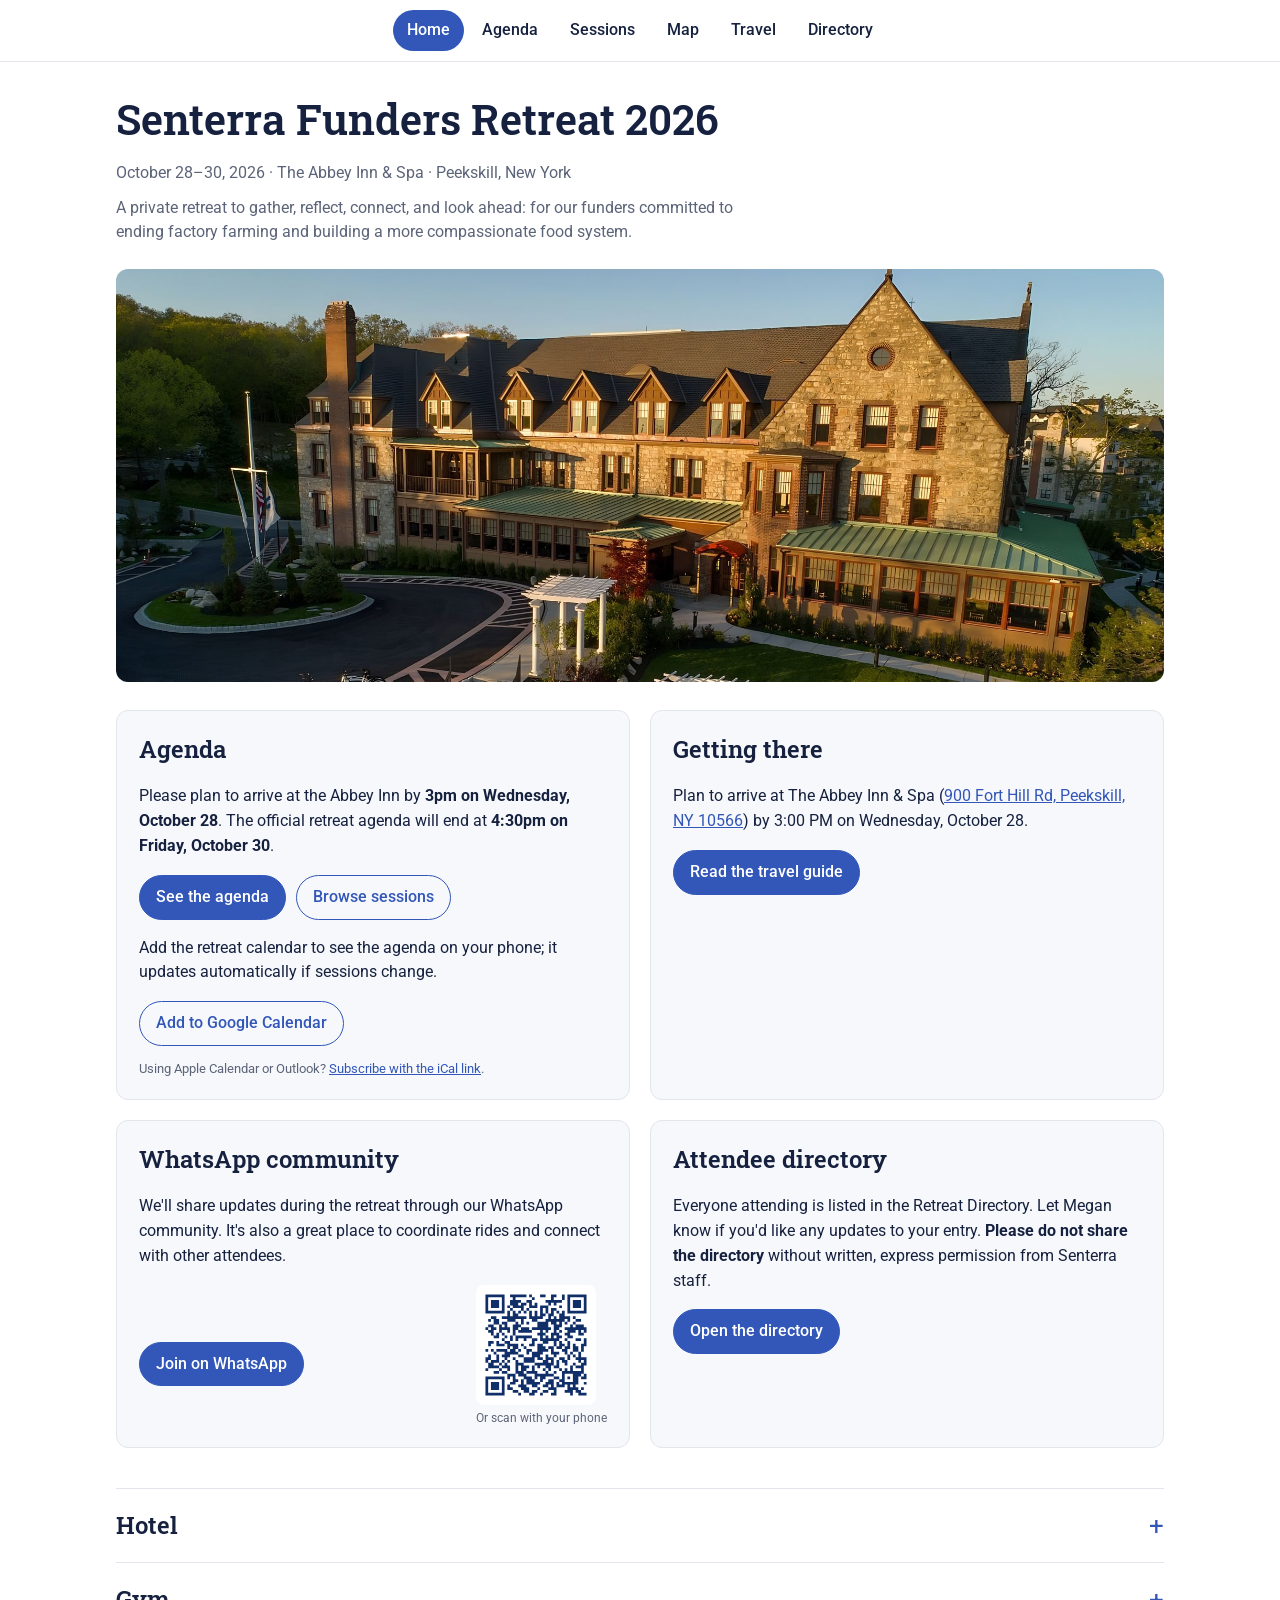
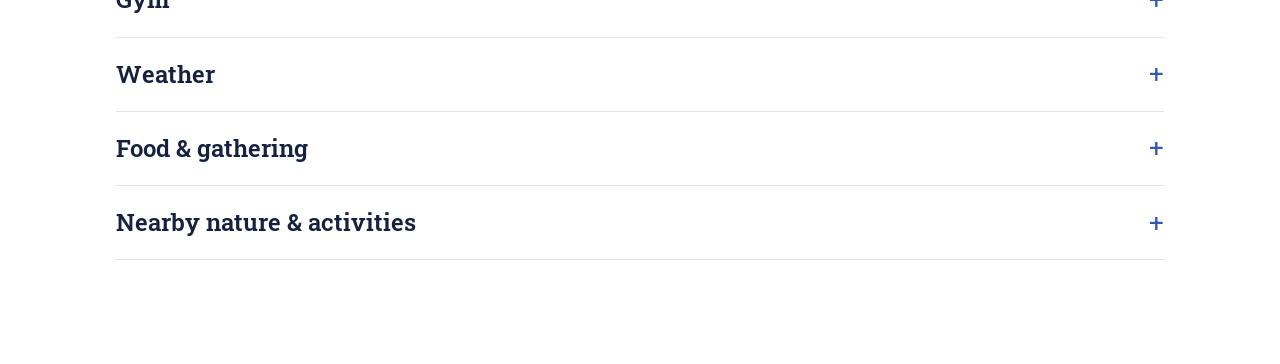
<file: index.html>
<!doctype html>
<html lang="en">
<head>
<meta charset="utf-8">
<meta name="viewport" content="width=device-width, initial-scale=1">
<title>Senterra Retreat 2026</title>
<link rel="preconnect" href="https://fonts.googleapis.com">
<link rel="stylesheet" href="https://fonts.googleapis.com/css2?family=Roboto:wght@400;500;700&family=Roboto+Slab:wght@500;600&display=swap">
<link rel="stylesheet" href="style.css?v=eb498cc4">
<script>if (/[?&]embed=1/.test(location.search)) document.documentElement.classList.add('embed');</script>
</head>
<body>
<nav class="site-nav" aria-label="Retreat pages"><a href="index.html" aria-current=page>Home</a><a href="agenda.html">Agenda</a><a href="schedule.html">Sessions</a><a href="map.html">Map</a><a href="travel.html">Travel</a><a href="https://docs.google.com/document/d/1ehSNhj6IiJPDJnCOW3jCg2T_M_ziEaqAg6VS68X19io/edit" target="_blank" rel="noopener">Directory</a></nav>
<main>
<header class="page-head">

<h1>Senterra Funders Retreat 2026</h1>
<p class="lede">October 28&ndash;30, 2026 &middot; The Abbey Inn &amp; Spa &middot; Peekskill, New York</p>
<p class="lede">A private retreat to gather, reflect, connect, and look ahead: for our funders committed to ending
factory farming and building a more compassionate food system.</p>
</header>
<img class="hero" src="img/abbey.jpg" alt="The Abbey Inn &amp; Spa, Peekskill">

<section class="home-grid">
<article class="home-card">
<h2>Agenda</h2>
<p>Please plan to arrive at the Abbey Inn by <strong>3pm on Wednesday, October 28</strong>.
The official retreat agenda will end at <strong>4:30pm on Friday, October 30</strong>.</p>
<p class="actions"><a class="btn" href="agenda.html">See the agenda</a><a class="btn ghost" href="schedule.html">Browse sessions</a></p>
<p>Add the retreat calendar to see the agenda on your phone; it updates automatically if sessions change.</p>
<p class="actions"><a class="btn ghost" href="https://calendar.google.com/calendar/u/0?cid=Y19lNWNkZGYzMjgzMDUzZDE0YmI0NzM0ZDViNzc0MTM0OGY5ZWQzYzhiMGI3Mzk3YjMzNjYwZjM3MDJlMDdiYjg5QGdyb3VwLmNhbGVuZGFyLmdvb2dsZS5jb20" target="_blank" rel="noopener">Add to Google Calendar</a></p>
<p class="small">Using Apple Calendar or Outlook? <a href="webcal://calendar.google.com/calendar/ical/c_e5cddf3283053d14bb4734d5b7741348f9ed3c8b0b7397b33660f3702e07bb89%40group.calendar.google.com/public/basic.ics">Subscribe with the iCal link</a>.</p>
</article>
<article class="home-card">
<h2>Getting there</h2>
<p>Plan to arrive at The Abbey Inn &amp; Spa (<a href="https://www.google.com/maps/search/?api=1&query=The+Abbey+Inn+%26+Spa+900+Fort+Hill+Rd+Peekskill+NY">900 Fort Hill Rd, Peekskill, NY 10566</a>) by 3:00 PM on Wednesday, October 28.</p>
<p class="actions"><a class="btn" href="travel.html">Read the travel guide</a></p>
</article>
<article class="home-card">
<h2>WhatsApp community</h2>
<p>We'll share updates during the retreat through our WhatsApp community. It's also a great place to coordinate
rides and connect with other attendees.</p>
<div class="with-qr">
<p class="actions"><a class="btn" href="https://chat.whatsapp.com/HqEqLMsGemGLUuFDCzXGyB">Join on WhatsApp</a></p>
<figure class="qr"><img src="img/whatsapp-qr.svg" alt="QR code to join the retreat WhatsApp community" width="120" height="120">
<figcaption>Or scan with your phone</figcaption></figure>
</div>
</article>
<article class="home-card">
<h2>Attendee directory</h2>
<p>Everyone attending is listed in the Retreat Directory. Let Megan know if you'd like any updates to your entry.
<strong>Please do not share the directory</strong> without written, express permission from Senterra staff.</p>
<p class="actions"><a class="btn" href="https://docs.google.com/document/d/1ehSNhj6IiJPDJnCOW3jCg2T_M_ziEaqAg6VS68X19io/edit" target="_blank" rel="noopener">Open the directory</a></p>
</article>
</section>

<section class="home-more-list">
<details class="home-more">
<summary><h2>Hotel</h2></summary>
<p>Our retreat unfolds at <a href="https://www.theabbeyinn.com/">The Abbey Inn &amp; Spa</a>, a beautifully restored
historic landmark and former convent in Peekskill, New York. Once a contemplative monastery, it now offers a serene
escape blending timeless architecture with modern comforts.</p>
<p><strong>Address:</strong> <a href="https://www.google.com/maps/search/?api=1&query=The+Abbey+Inn+%26+Spa+900+Fort+Hill+Rd+Peekskill+NY">900 Fort Hill Rd, Peekskill, NY 10566</a> &middot; <a href="tel:+19147361200">(914) 736-1200</a></p>
</details>

<details class="home-more">
<summary><h2>Gym</h2></summary>
<div class="split">
<div>
<p>The gym is about 600 feet / 200 meters from the hotel, located in the "200" building of the
<a href="https://maps.app.goo.gl/1Phcw1YL842sGXTGA">Fort Hill Apartments</a> across the street. We provide maps and a key fob that is required to
enter the 2nd door leading into the building.</p>
<p>The gym is located in the basement of that building: take the elevator down one floor, then take a left into the
hallway. The gym is open 24/7.</p>
<p class="actions"><a class="btn ghost" href="https://maps.app.goo.gl/1Phcw1YL842sGXTGA">Open in Google Maps</a></p>
</div>
<img src="img/gym.jpg" alt="The gym, with treadmills, bikes and weight machines" loading="lazy">
</div>
</details>

<details class="home-more">
<summary><h2>Weather</h2></summary>
<p>Late October in the Hudson Valley averages highs of 57&deg;F and lows of 41&deg;F, so bring layers and a warm jacket.</p>
<div class="wx" id="wx"><p class="tbc">Loading the Peekskill forecast&hellip;</p></div>
<p class="wx-note">Forecast from <a href="https://open-meteo.com/">Open-Meteo</a>. Full forecast:
<a href="https://forecast.weather.gov/MapClick.php?lat=41.2948&lon=-73.9157">weather.gov</a>.</p>
</details>

<details class="home-more">
<summary><h2>Food &amp; gathering</h2></summary>
<div class="split">
<div>
<p>All meals will be shared on-site, with time built in for conversation, rest, and informal connection.</p>
<h3>Apropos Restaurant</h3>
<p>The Abbey's farm-to-table restaurant, rooted in the seasons and inspired by the Hudson Valley.</p>
<h3>Shared meals</h3>
<p>Group dining designed to foster connection beyond the formal agenda.</p>
</div>
<img src="img/food.jpg" alt="" loading="lazy">
</div>
</details>

<details class="home-more">
<summary><h2>Nearby nature &amp; activities</h2></summary>
<p>Arrive early, stay later, or use free time to explore the Hudson Valley.</p>
<div class="activities"><figure class="card-img"><img src="img/fort-hill.jpg" alt="Fort Hill Trail" loading="lazy"><figcaption><strong>Fort Hill Trail</strong>Steps from The Abbey. Two routes, just under a mile each.</figcaption></figure><figure class="card-img"><img src="img/bear-mountain.jpg" alt="Bear Mountain" loading="lazy"><figcaption><strong>Bear Mountain</strong>~13 min away. Hiking, lake views, and Highlands scenery.</figcaption></figure><figure class="card-img"><img src="img/breakneck.jpg" alt="Breakneck Ridge" loading="lazy"><figcaption><strong>Breakneck Ridge</strong>~20 min away. Steep climbs and sweeping Hudson River views.</figcaption></figure><figure class="card-img"><img src="img/peekskill-landing.jpg" alt="Peekskill Landing" loading="lazy"><figcaption><strong>Peekskill Landing</strong>~1 mile away. Shoreline boardwalk and river views.</figcaption></figure></div>
</details>
</section>
<script>
(function () {
  var box = document.getElementById('wx');
  var url = 'https://api.open-meteo.com/v1/forecast?latitude=41.2948&longitude=-73.9157'
    + '&daily=weather_code,temperature_2m_max,temperature_2m_min,precipitation_probability_max'
    + '&temperature_unit=fahrenheit&timezone=America%2FNew_York&forecast_days=16';
  var label = function (c) {
    if (c === 0) return 'Clear';
    if (c <= 2) return 'Partly cloudy';
    if (c === 3) return 'Overcast';
    if (c <= 48) return 'Fog';
    if (c <= 57) return 'Drizzle';
    if (c <= 67) return 'Rain';
    if (c <= 77) return 'Snow';
    if (c <= 82) return 'Showers';
    if (c <= 86) return 'Snow showers';
    return 'Thunderstorms';
  };
  fetch(url).then(function (r) { return r.json(); }).then(function (d) {
    var days = d.daily, idx = [];
    ['2026-10-28', '2026-10-29', '2026-10-30'].forEach(function (t) {
      var i = days.time.indexOf(t);
      if (i !== -1) idx.push(i);
    });
    if (!idx.length) idx = [0, 1, 2, 3, 4];
    box.innerHTML = idx.map(function (i) {
      var day = new Date(days.time[i] + 'T12:00:00');
      var name = day.toLocaleDateString('en-US', { weekday: 'short', month: 'short', day: 'numeric' });
      return '<div class="wx-day"><strong>' + name + '</strong>'
        + '<span class="wx-temp">' + Math.round(days.temperature_2m_max[i]) + '&deg; / '
        + Math.round(days.temperature_2m_min[i]) + '&deg;F</span>'
        + '<span>' + label(days.weather_code[i]) + '</span>'
        + '<span class="wx-rain">' + days.precipitation_probability_max[i] + '% chance of rain</span></div>';
    }).join('');
  }).catch(function () {
    box.innerHTML = '<p class="tbc">The forecast could not be loaded. See weather.gov below.</p>';
  });
})();
</script>
</main>

</body>
</html>
</file>
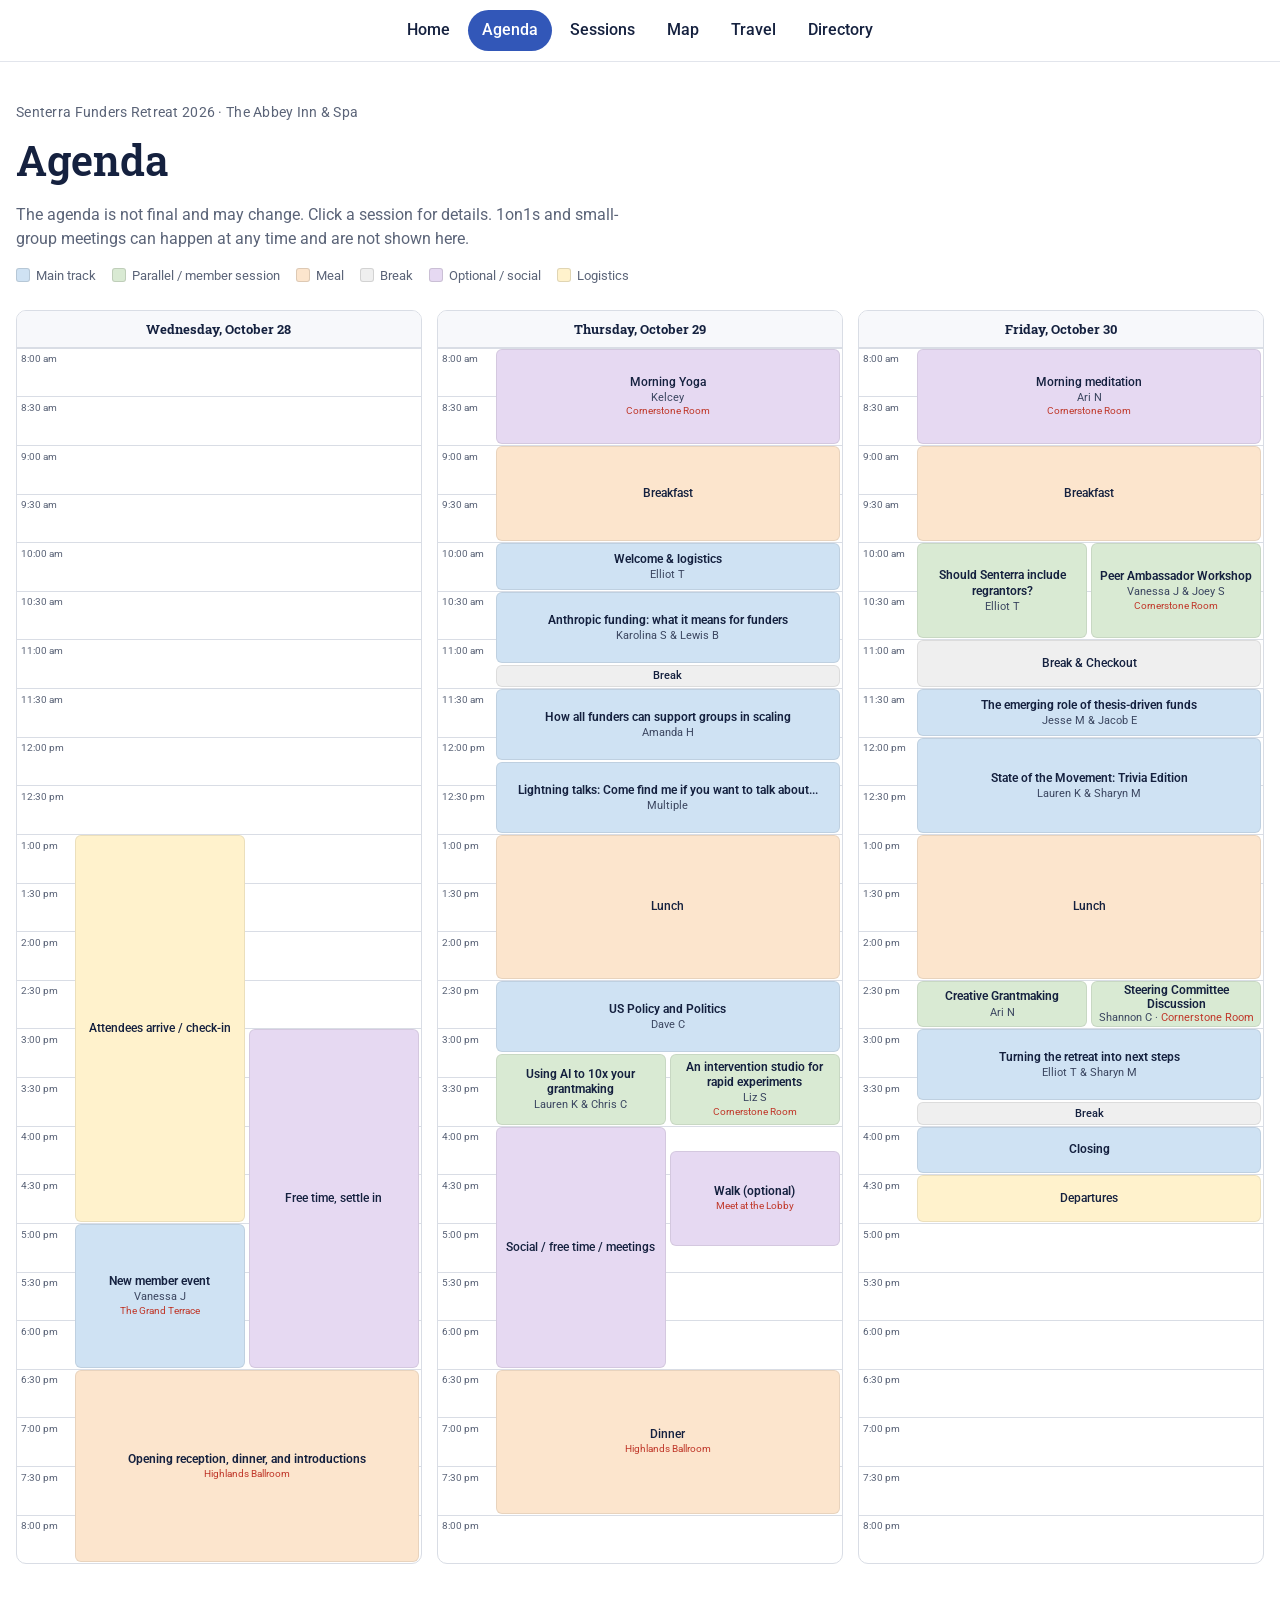
<file: agenda.html>
<!doctype html>
<html lang="en">
<head>
<meta charset="utf-8">
<meta name="viewport" content="width=device-width, initial-scale=1">
<title>Agenda | Senterra Retreat 2026</title>
<link rel="preconnect" href="https://fonts.googleapis.com">
<link rel="stylesheet" href="https://fonts.googleapis.com/css2?family=Roboto:wght@400;500;700&family=Roboto+Slab:wght@500;600&display=swap">
<link rel="stylesheet" href="style.css?v=eb498cc4">
<script>if (/[?&]embed=1/.test(location.search)) document.documentElement.classList.add('embed');</script>
</head>
<body>
<nav class="site-nav" aria-label="Retreat pages"><a href="index.html">Home</a><a href="agenda.html" aria-current=page>Agenda</a><a href="schedule.html">Sessions</a><a href="map.html">Map</a><a href="travel.html">Travel</a><a href="https://docs.google.com/document/d/1ehSNhj6IiJPDJnCOW3jCg2T_M_ziEaqAg6VS68X19io/edit" target="_blank" rel="noopener">Directory</a></nav>
<main>
<header class="page-head">
<p class="eyebrow">Senterra Funders Retreat 2026 &middot; The Abbey Inn &amp; Spa</p>
<h1>Agenda</h1>
<p class="lede">The agenda is not final and may change. Click a session for details. 1on1s and small-group meetings can happen at any time and are not shown here.</p><div class="legend"><span><i style="background:#cfe2f3"></i>Main track</span><span><i style="background:#d9ead3"></i>Parallel / member session</span><span><i style="background:#fce5cd"></i>Meal</span><span><i style="background:#efefef"></i>Break</span><span><i style="background:#e6d9f2"></i>Optional / social</span><span><i style="background:#fff2cc"></i>Logistics</span></div>
</header>
<div class="agenda-days"><section class="day-grid" style="grid-template-rows:auto repeat(50, var(--slot))"><div class="g-day" style="grid-row:1;grid-column:1/4">Wednesday, October 28</div><div class="g-time" style="grid-row:2/4;grid-column:1">8:00 am</div><div class="g-band" style="grid-row:2/4;grid-column:2/4"></div><div class="g-time" style="grid-row:4/6;grid-column:1">8:30 am</div><div class="g-band" style="grid-row:4/6;grid-column:2/4"></div><div class="g-time" style="grid-row:6/8;grid-column:1">9:00 am</div><div class="g-band" style="grid-row:6/8;grid-column:2/4"></div><div class="g-time" style="grid-row:8/10;grid-column:1">9:30 am</div><div class="g-band" style="grid-row:8/10;grid-column:2/4"></div><div class="g-time" style="grid-row:10/12;grid-column:1">10:00 am</div><div class="g-band" style="grid-row:10/12;grid-column:2/4"></div><div class="g-time" style="grid-row:12/14;grid-column:1">10:30 am</div><div class="g-band" style="grid-row:12/14;grid-column:2/4"></div><div class="g-time" style="grid-row:14/16;grid-column:1">11:00 am</div><div class="g-band" style="grid-row:14/16;grid-column:2/4"></div><div class="g-time" style="grid-row:16/18;grid-column:1">11:30 am</div><div class="g-band" style="grid-row:16/18;grid-column:2/4"></div><div class="g-time" style="grid-row:18/20;grid-column:1">12:00 pm</div><div class="g-band" style="grid-row:18/20;grid-column:2/4"></div><div class="g-time" style="grid-row:20/22;grid-column:1">12:30 pm</div><div class="g-band" style="grid-row:20/22;grid-column:2/4"></div><div class="g-time" style="grid-row:22/24;grid-column:1">1:00 pm</div><div class="g-band" style="grid-row:22/24;grid-column:2/4"></div><div class="g-time" style="grid-row:24/26;grid-column:1">1:30 pm</div><div class="g-band" style="grid-row:24/26;grid-column:2/4"></div><div class="g-time" style="grid-row:26/28;grid-column:1">2:00 pm</div><div class="g-band" style="grid-row:26/28;grid-column:2/4"></div><div class="g-time" style="grid-row:28/30;grid-column:1">2:30 pm</div><div class="g-band" style="grid-row:28/30;grid-column:2/4"></div><div class="g-time" style="grid-row:30/32;grid-column:1">3:00 pm</div><div class="g-band" style="grid-row:30/32;grid-column:2/4"></div><div class="g-time" style="grid-row:32/34;grid-column:1">3:30 pm</div><div class="g-band" style="grid-row:32/34;grid-column:2/4"></div><div class="g-time" style="grid-row:34/36;grid-column:1">4:00 pm</div><div class="g-band" style="grid-row:34/36;grid-column:2/4"></div><div class="g-time" style="grid-row:36/38;grid-column:1">4:30 pm</div><div class="g-band" style="grid-row:36/38;grid-column:2/4"></div><div class="g-time" style="grid-row:38/40;grid-column:1">5:00 pm</div><div class="g-band" style="grid-row:38/40;grid-column:2/4"></div><div class="g-time" style="grid-row:40/42;grid-column:1">5:30 pm</div><div class="g-band" style="grid-row:40/42;grid-column:2/4"></div><div class="g-time" style="grid-row:42/44;grid-column:1">6:00 pm</div><div class="g-band" style="grid-row:42/44;grid-column:2/4"></div><div class="g-time" style="grid-row:44/46;grid-column:1">6:30 pm</div><div class="g-band" style="grid-row:44/46;grid-column:2/4"></div><div class="g-time" style="grid-row:46/48;grid-column:1">7:00 pm</div><div class="g-band" style="grid-row:46/48;grid-column:2/4"></div><div class="g-time" style="grid-row:48/50;grid-column:1">7:30 pm</div><div class="g-band" style="grid-row:48/50;grid-column:2/4"></div><div class="g-time" style="grid-row:50/52;grid-column:1">8:00 pm</div><div class="g-band" style="grid-row:50/52;grid-column:2/4"></div><div class="g-item static" style="grid-row:22/38;grid-column:2;background:#fff2cc"><span class="b-title">Attendees arrive / check-in</span></div><div class="g-item static" style="grid-row:30/44;grid-column:3;background:#e6d9f2"><span class="b-title">Free time, settle in</span></div><button type="button" class="g-item" data-id="s3" style="grid-row:38/44;grid-column:2;background:#cfe2f3"><span class="b-title">New member event</span><span class="b-who">Vanessa J</span><span class="b-room">The Grand Terrace</span></button><button type="button" class="g-item" data-id="s4" style="grid-row:44/52;grid-column:2/4;background:#fce5cd"><span class="b-title">Opening reception, dinner, and introductions</span><span class="b-room">Highlands Ballroom</span></button></section><section class="day-grid" style="grid-template-rows:auto repeat(50, var(--slot))"><div class="g-day" style="grid-row:1;grid-column:1/4">Thursday, October 29</div><div class="g-time" style="grid-row:2/4;grid-column:1">8:00 am</div><div class="g-band" style="grid-row:2/4;grid-column:2/4"></div><div class="g-time" style="grid-row:4/6;grid-column:1">8:30 am</div><div class="g-band" style="grid-row:4/6;grid-column:2/4"></div><div class="g-time" style="grid-row:6/8;grid-column:1">9:00 am</div><div class="g-band" style="grid-row:6/8;grid-column:2/4"></div><div class="g-time" style="grid-row:8/10;grid-column:1">9:30 am</div><div class="g-band" style="grid-row:8/10;grid-column:2/4"></div><div class="g-time" style="grid-row:10/12;grid-column:1">10:00 am</div><div class="g-band" style="grid-row:10/12;grid-column:2/4"></div><div class="g-time" style="grid-row:12/14;grid-column:1">10:30 am</div><div class="g-band" style="grid-row:12/14;grid-column:2/4"></div><div class="g-time" style="grid-row:14/16;grid-column:1">11:00 am</div><div class="g-band" style="grid-row:14/16;grid-column:2/4"></div><div class="g-time" style="grid-row:16/18;grid-column:1">11:30 am</div><div class="g-band" style="grid-row:16/18;grid-column:2/4"></div><div class="g-time" style="grid-row:18/20;grid-column:1">12:00 pm</div><div class="g-band" style="grid-row:18/20;grid-column:2/4"></div><div class="g-time" style="grid-row:20/22;grid-column:1">12:30 pm</div><div class="g-band" style="grid-row:20/22;grid-column:2/4"></div><div class="g-time" style="grid-row:22/24;grid-column:1">1:00 pm</div><div class="g-band" style="grid-row:22/24;grid-column:2/4"></div><div class="g-time" style="grid-row:24/26;grid-column:1">1:30 pm</div><div class="g-band" style="grid-row:24/26;grid-column:2/4"></div><div class="g-time" style="grid-row:26/28;grid-column:1">2:00 pm</div><div class="g-band" style="grid-row:26/28;grid-column:2/4"></div><div class="g-time" style="grid-row:28/30;grid-column:1">2:30 pm</div><div class="g-band" style="grid-row:28/30;grid-column:2/4"></div><div class="g-time" style="grid-row:30/32;grid-column:1">3:00 pm</div><div class="g-band" style="grid-row:30/32;grid-column:2/4"></div><div class="g-time" style="grid-row:32/34;grid-column:1">3:30 pm</div><div class="g-band" style="grid-row:32/34;grid-column:2/4"></div><div class="g-time" style="grid-row:34/36;grid-column:1">4:00 pm</div><div class="g-band" style="grid-row:34/36;grid-column:2/4"></div><div class="g-time" style="grid-row:36/38;grid-column:1">4:30 pm</div><div class="g-band" style="grid-row:36/38;grid-column:2/4"></div><div class="g-time" style="grid-row:38/40;grid-column:1">5:00 pm</div><div class="g-band" style="grid-row:38/40;grid-column:2/4"></div><div class="g-time" style="grid-row:40/42;grid-column:1">5:30 pm</div><div class="g-band" style="grid-row:40/42;grid-column:2/4"></div><div class="g-time" style="grid-row:42/44;grid-column:1">6:00 pm</div><div class="g-band" style="grid-row:42/44;grid-column:2/4"></div><div class="g-time" style="grid-row:44/46;grid-column:1">6:30 pm</div><div class="g-band" style="grid-row:44/46;grid-column:2/4"></div><div class="g-time" style="grid-row:46/48;grid-column:1">7:00 pm</div><div class="g-band" style="grid-row:46/48;grid-column:2/4"></div><div class="g-time" style="grid-row:48/50;grid-column:1">7:30 pm</div><div class="g-band" style="grid-row:48/50;grid-column:2/4"></div><div class="g-time" style="grid-row:50/52;grid-column:1">8:00 pm</div><div class="g-band" style="grid-row:50/52;grid-column:2/4"></div><div class="g-item static" style="grid-row:2/6;grid-column:2/4;background:#e6d9f2"><span class="b-title">Morning Yoga</span><span class="b-who">Kelcey</span><span class="b-room">Cornerstone Room</span></div><div class="g-item static" style="grid-row:6/10;grid-column:2/4;background:#fce5cd"><span class="b-title">Breakfast</span></div><button type="button" class="g-item" data-id="s7" style="grid-row:10/12;grid-column:2/4;background:#cfe2f3"><span class="b-title">Welcome &amp; logistics</span><span class="b-who">Elliot T</span></button><button type="button" class="g-item" data-id="s8" style="grid-row:12/15;grid-column:2/4;background:#cfe2f3"><span class="b-title">Anthropic funding: what it means for funders</span><span class="b-who">Karolina S &amp; Lewis B</span></button><div class="g-item static short" style="grid-row:15/16;grid-column:2/4;background:#efefef"><span class="b-title">Break</span></div><button type="button" class="g-item" data-id="s10" style="grid-row:16/19;grid-column:2/4;background:#cfe2f3"><span class="b-title">How all funders can support groups in scaling</span><span class="b-who">Amanda H</span></button><button type="button" class="g-item" data-id="s11" style="grid-row:19/22;grid-column:2/4;background:#cfe2f3"><span class="b-title">Lightning talks: Come find me if you want to talk about...</span><span class="b-who">Multiple</span></button><div class="g-item static" style="grid-row:22/28;grid-column:2/4;background:#fce5cd"><span class="b-title">Lunch</span></div><button type="button" class="g-item" data-id="s13" style="grid-row:28/31;grid-column:2/4;background:#cfe2f3"><span class="b-title">US Policy and Politics</span><span class="b-who">Dave C</span></button><button type="button" class="g-item" data-id="s14" style="grid-row:31/34;grid-column:2;background:#d9ead3"><span class="b-title">Using AI to 10x your grantmaking</span><span class="b-who">Lauren K &amp; Chris C</span></button><button type="button" class="g-item" data-id="s15" style="grid-row:31/34;grid-column:3;background:#d9ead3"><span class="b-title">An intervention studio for rapid experiments</span><span class="b-who">Liz S</span><span class="b-room">Cornerstone Room</span></button><div class="g-item static" style="grid-row:34/44;grid-column:2;background:#e6d9f2"><span class="b-title">Social / free time / meetings</span></div><button type="button" class="g-item" data-id="s17" style="grid-row:35/39;grid-column:3;background:#e6d9f2"><span class="b-title">Walk (optional)</span><span class="b-room">Meet at the Lobby</span></button><div class="g-item static" style="grid-row:44/50;grid-column:2/4;background:#fce5cd"><span class="b-title">Dinner</span><span class="b-room">Highlands Ballroom</span></div></section><section class="day-grid" style="grid-template-rows:auto repeat(50, var(--slot))"><div class="g-day" style="grid-row:1;grid-column:1/4">Friday, October 30</div><div class="g-time" style="grid-row:2/4;grid-column:1">8:00 am</div><div class="g-band" style="grid-row:2/4;grid-column:2/4"></div><div class="g-time" style="grid-row:4/6;grid-column:1">8:30 am</div><div class="g-band" style="grid-row:4/6;grid-column:2/4"></div><div class="g-time" style="grid-row:6/8;grid-column:1">9:00 am</div><div class="g-band" style="grid-row:6/8;grid-column:2/4"></div><div class="g-time" style="grid-row:8/10;grid-column:1">9:30 am</div><div class="g-band" style="grid-row:8/10;grid-column:2/4"></div><div class="g-time" style="grid-row:10/12;grid-column:1">10:00 am</div><div class="g-band" style="grid-row:10/12;grid-column:2/4"></div><div class="g-time" style="grid-row:12/14;grid-column:1">10:30 am</div><div class="g-band" style="grid-row:12/14;grid-column:2/4"></div><div class="g-time" style="grid-row:14/16;grid-column:1">11:00 am</div><div class="g-band" style="grid-row:14/16;grid-column:2/4"></div><div class="g-time" style="grid-row:16/18;grid-column:1">11:30 am</div><div class="g-band" style="grid-row:16/18;grid-column:2/4"></div><div class="g-time" style="grid-row:18/20;grid-column:1">12:00 pm</div><div class="g-band" style="grid-row:18/20;grid-column:2/4"></div><div class="g-time" style="grid-row:20/22;grid-column:1">12:30 pm</div><div class="g-band" style="grid-row:20/22;grid-column:2/4"></div><div class="g-time" style="grid-row:22/24;grid-column:1">1:00 pm</div><div class="g-band" style="grid-row:22/24;grid-column:2/4"></div><div class="g-time" style="grid-row:24/26;grid-column:1">1:30 pm</div><div class="g-band" style="grid-row:24/26;grid-column:2/4"></div><div class="g-time" style="grid-row:26/28;grid-column:1">2:00 pm</div><div class="g-band" style="grid-row:26/28;grid-column:2/4"></div><div class="g-time" style="grid-row:28/30;grid-column:1">2:30 pm</div><div class="g-band" style="grid-row:28/30;grid-column:2/4"></div><div class="g-time" style="grid-row:30/32;grid-column:1">3:00 pm</div><div class="g-band" style="grid-row:30/32;grid-column:2/4"></div><div class="g-time" style="grid-row:32/34;grid-column:1">3:30 pm</div><div class="g-band" style="grid-row:32/34;grid-column:2/4"></div><div class="g-time" style="grid-row:34/36;grid-column:1">4:00 pm</div><div class="g-band" style="grid-row:34/36;grid-column:2/4"></div><div class="g-time" style="grid-row:36/38;grid-column:1">4:30 pm</div><div class="g-band" style="grid-row:36/38;grid-column:2/4"></div><div class="g-time" style="grid-row:38/40;grid-column:1">5:00 pm</div><div class="g-band" style="grid-row:38/40;grid-column:2/4"></div><div class="g-time" style="grid-row:40/42;grid-column:1">5:30 pm</div><div class="g-band" style="grid-row:40/42;grid-column:2/4"></div><div class="g-time" style="grid-row:42/44;grid-column:1">6:00 pm</div><div class="g-band" style="grid-row:42/44;grid-column:2/4"></div><div class="g-time" style="grid-row:44/46;grid-column:1">6:30 pm</div><div class="g-band" style="grid-row:44/46;grid-column:2/4"></div><div class="g-time" style="grid-row:46/48;grid-column:1">7:00 pm</div><div class="g-band" style="grid-row:46/48;grid-column:2/4"></div><div class="g-time" style="grid-row:48/50;grid-column:1">7:30 pm</div><div class="g-band" style="grid-row:48/50;grid-column:2/4"></div><div class="g-time" style="grid-row:50/52;grid-column:1">8:00 pm</div><div class="g-band" style="grid-row:50/52;grid-column:2/4"></div><div class="g-item static" style="grid-row:2/6;grid-column:2/4;background:#e6d9f2"><span class="b-title">Morning meditation</span><span class="b-who">Ari N</span><span class="b-room">Cornerstone Room</span></div><div class="g-item static" style="grid-row:6/10;grid-column:2/4;background:#fce5cd"><span class="b-title">Breakfast</span></div><button type="button" class="g-item" data-id="s21" style="grid-row:10/14;grid-column:2;background:#d9ead3"><span class="b-title">Should Senterra include regrantors?</span><span class="b-who">Elliot T</span></button><button type="button" class="g-item" data-id="s22" style="grid-row:10/14;grid-column:3;background:#d9ead3"><span class="b-title">Peer Ambassador Workshop</span><span class="b-who">Vanessa J &amp; Joey S</span><span class="b-room">Cornerstone Room</span></button><div class="g-item static" style="grid-row:14/16;grid-column:2/4;background:#efefef"><span class="b-title">Break &amp; Checkout</span></div><button type="button" class="g-item" data-id="s24" style="grid-row:16/18;grid-column:2/4;background:#cfe2f3"><span class="b-title">The emerging role of thesis-driven funds</span><span class="b-who">Jesse M &amp; Jacob E</span></button><button type="button" class="g-item" data-id="s25" style="grid-row:18/22;grid-column:2/4;background:#cfe2f3"><span class="b-title">State of the Movement: Trivia Edition</span><span class="b-who">Lauren K &amp; Sharyn M</span></button><div class="g-item static" style="grid-row:22/28;grid-column:2/4;background:#fce5cd"><span class="b-title">Lunch</span></div><button type="button" class="g-item" data-id="s27" style="grid-row:28/30;grid-column:2;background:#d9ead3"><span class="b-title">Creative Grantmaking</span><span class="b-who">Ari N</span></button><button type="button" class="g-item tight" data-id="s28" style="grid-row:28/30;grid-column:3;background:#d9ead3"><span class="b-title">Steering Committee Discussion</span><span class="b-who">Shannon C &middot; <span class="b-room">Cornerstone Room</span></span></button><button type="button" class="g-item" data-id="s29" style="grid-row:30/33;grid-column:2/4;background:#cfe2f3"><span class="b-title">Turning the retreat into next steps</span><span class="b-who">Elliot T &amp; Sharyn M</span></button><div class="g-item static short" style="grid-row:33/34;grid-column:2/4;background:#efefef"><span class="b-title">Break</span></div><button type="button" class="g-item" data-id="s31" style="grid-row:34/36;grid-column:2/4;background:#cfe2f3"><span class="b-title">Closing</span></button><div class="g-item static" style="grid-row:36/38;grid-column:2/4;background:#fff2cc"><span class="b-title">Departures</span></div></section></div><dialog id="detail"><div class="m-head"><h3 id="m-title"></h3><button type="button" class="m-close" aria-label="Close">&times;</button></div><div id="m-body"></div></dialog>
</main>
<script>(function(){var D={"s3": {"title": "New member event", "html": "<p class=\"m-meta\">5:00 pm to 6:30 pm · 90 min · The Grand Terrace<\/p><div class=\"m-who\"><h4>Led by<\/h4><span class=\"leader\"><strong>Vanessa Johansson<\/strong>, European Philanthropy Lead, Senterra Funders; The Expanding Circle Fund<\/span><\/div><div class=\"part\"><h4>What it covers<\/h4><p>This session is an informal gathering for new Senterra members to meet each other and the team.<\/p><\/div><div class=\"part\"><h4>Who it&#x27;s for<\/h4><p>for members who joined in the past year.<\/p><\/div><div class=\"part\"><h4>What you&#x27;ll get out of it<\/h4><p>This will be a chance to build connections early, so you can make the most of the retreat.<\/p><\/div>"}, "s4": {"title": "Opening reception, dinner, and introductions", "html": "<p class=\"m-meta\">6:30 pm to 8:30 pm · 120 min · Highlands Ballroom<\/p><p>During the reception there will be a short activity to meet some of the other attendees.<\/p>"}, "s7": {"title": "Welcome & logistics", "html": "<p class=\"m-meta\">10:00 am to 10:30 am · 30 min<\/p><div class=\"m-who\"><h4>Led by<\/h4><span class=\"leader\"><strong>Elliot Teperman<\/strong>, Director of Partnerships, Senterra Funders<\/span><\/div><div class=\"part\"><h4>What it covers<\/h4><p>This session will open the retreat with remarks on its goals, how the program is structured, and what has changed from previous years.<\/p><\/div><div class=\"part\"><h4>Who it&#x27;s for<\/h4><p>All attendees.<\/p><\/div><div class=\"part\"><h4>What you&#x27;ll get out of it<\/h4><p>Attendees will have a clear picture of the program and how to make the most of their time at the retreat.<\/p><\/div>"}, "s8": {"title": "Anthropic funding: what it means for funders", "html": "<p class=\"m-meta\">10:30 am to 11:15 am · 45 min<\/p><div class=\"m-who\"><h4>Led by<\/h4><span class=\"leader\"><strong>Karolina Sarek<\/strong>, Director, Effective Altruism Animal Welfare Fund<\/span><span class=\"leader\"><strong>Lewis Bollard<\/strong>, Farm Animal Welfare Fund Managing Director, Coefficient Giving<\/span><\/div><div class=\"part\"><h4>What it covers<\/h4><p>The potential impact of Anthropic donors on the FAW movement and its funders<\/p><\/div><div class=\"part\"><h4>Who it&#x27;s for<\/h4><p>Funders interested in modifying their approach in light of new Anthropic donors<\/p><\/div><div class=\"part\"><h4>What you&#x27;ll get out of it<\/h4><p>How EA AWF and CG are reacting, and how other funders may approach this question<\/p><\/div>"}, "s10": {"title": "How all funders can support groups in scaling", "html": "<p class=\"m-meta\">11:30 am to 12:15 pm · 45 min<\/p><div class=\"m-who\"><h4>Led by<\/h4><span class=\"leader\"><strong>Amanda Hungerford<\/strong>, Senior Program Officer for Farm Animal Welfare, Coefficient Giving<\/span><\/div><div class=\"part\"><h4>What it covers<\/h4><p>This session will consider how to think about scaling grantees.  It will include questions to ask when groups scale (or have recently scaled up), as well as ways to support organizations as they scale.<\/p><\/div><div class=\"part\"><h4>Who it&#x27;s for<\/h4><p>Funders who are interested in funding growing organizations, as well as funders who are interested in meta organizations that can offer support to scaling groups.<\/p><\/div><div class=\"part\"><h4>What you&#x27;ll get out of it<\/h4><p>This will be a place to discuss assessing groups’ readiness to scale, and how to help groups to scale responsibly.<\/p><\/div>"}, "s11": {"title": "Lightning talks: Come find me if you want to talk about...", "html": "<p class=\"m-meta\">12:15 pm to 1:00 pm · 45 min<\/p><div class=\"m-who\"><h4>Led by<\/h4><span class=\"leader\"><strong>Multiple<\/strong><\/span><\/div><div class=\"part\"><h4>What it covers<\/h4><p>This session will be a series of 5-minute talks, each an invitation for more discussion on a topic chosen by the speaker. There will be no Q&amp;A after each talk, so conversations continue over the rest of the retreat.<\/p><\/div><div class=\"part\"><h4>Who it&#x27;s for<\/h4><p>All attendees, especially anyone looking for new ideas or people to connect with.<\/p><\/div><div class=\"part\"><h4>What you&#x27;ll get out of it<\/h4><p>Attendees will get a quick tour of topics members care about, and will know which speakers to find for follow-up conversations.<\/p><\/div><div class=\"part\"><h4>Talks include<\/h4><ul class=\"talks\"><li><strong>Ultra processed Foods: Opportunity and Risk<\/strong> <span class=\"who\">Meghan O&#x27;Brien Lowery<\/span><\/li><li><strong>Why active grantmaking will be more important in the future<\/strong> <span class=\"who\">Joey Savoie<\/span><\/li><li><strong>What is the Senterra Steering Committee<\/strong> <span class=\"who\">Shannon Campion<\/span><\/li><li><strong>Unlocking More Climate Capital for Food Systems<\/strong> <span class=\"who\">Max Elder<\/span><\/li><li><strong>How Elections Are Won And Lost<\/strong> <span class=\"who\">Chris Conrad<\/span><\/li><li><strong>We Need More Policy Researchers<\/strong> <span class=\"who\">Gage Weston<\/span><\/li><\/ul><\/div>"}, "s13": {"title": "US Policy and Politics", "html": "<p class=\"m-meta\">2:30 pm to 3:15 pm · 45 min<\/p><div class=\"m-who\"><h4>Led by<\/h4><span class=\"leader\"><strong>David Coman-Hidy<\/strong>, President, The Navigation Fund<\/span><\/div><div class=\"part\"><h4>What it covers<\/h4><p>What we learned fighting the Save Our Bacon Act, where political work for animals is headed over the next few years, and the practical ways individual donors can get involved, from c4 giving to direct contributions to candidates.<\/p><\/div><div class=\"part\"><h4>Who it&#x27;s for<\/h4><p>Anyone curious about the movement&#x27;s growing political work, and especially anyone who&#x27;s felt a little uneasy about giving money to politicians.<\/p><\/div><div class=\"part\"><h4>What you&#x27;ll get out of it<\/h4><p>A clear case for why political giving may be one of the highest-leverage moves available to individual donors right now, plus concrete next steps if you want to jump in.<\/p><\/div>"}, "s14": {"title": "Using AI to 10x your grantmaking", "html": "<p class=\"m-meta\">3:15 pm to 4:00 pm · 45 min<\/p><div class=\"m-who\"><h4>Led by<\/h4><span class=\"leader\"><strong>Lauren Kohler<\/strong>, Director of Philanthropy, Stray Dog Institute<\/span><span class=\"leader\"><strong>Chris Conrad<\/strong>, Director of Research &amp; Programs, Nova Vista Foundation<\/span><\/div><div class=\"part\"><h4>What it covers<\/h4><p>How two funders use AI at each stage of their grantmaking cycles to significantly expand the depth, breadth, and speed of their philanthropy. We’ll look at AI-powered due diligence and research, portfolio scoring, writing, and more, and demonstrate how each workflow was built.<\/p><\/div><div class=\"part\"><h4>Who it&#x27;s for<\/h4><p>Grantmakers at any level of AI familiarity are welcome. The two presentations are pitched at different levels of technical depth, and we&#x27;ll open with a quick activity to gauge attendees’ AI use and familiarity.<\/p><\/div><div class=\"part\"><h4>What you&#x27;ll get out of it<\/h4><p>Specific, replicable AI applications for grantmaking shown through screenshots of the actual tools in use, as well as time to brainstorm and discuss how these approaches could apply to your own work.<\/p><\/div>"}, "s15": {"title": "An intervention studio for rapid experiments", "html": "<p class=\"m-meta\">3:15 pm to 4:00 pm · 45 min · Cornerstone Room · Parallel session<\/p><div class=\"m-who\"><h4>Led by<\/h4><span class=\"leader\"><strong>Liz Specht<\/strong>, VP of Science &amp; Strategic Initiatives, Food System Innovations<\/span><\/div><div class=\"part\"><h4>What it covers<\/h4><p>How to translate gaps across the organizational and intervention landscape into well-scoped, validated, shovel-ready initiatives, using a rapid-iteration “intervention studio” model.<\/p><\/div><div class=\"part\"><h4>Who it&#x27;s for<\/h4><p>Funders who are eager to support new strategies through early-stage exploration, to assess their potential before scaling them, transitioning them to existing organizations, or sunsetting them.<\/p><\/div><div class=\"part\"><h4>What you&#x27;ll get out of it<\/h4><p>An understanding of possible routes for testing new approaches across the movement, and a home for channeling ideas for new interventions that are worthy of further exploration.<\/p><\/div>"}, "s17": {"title": "Walk (optional)", "html": "<p class=\"m-meta\">4:15 pm to 5:15 pm · 60 min · Meet at the Lobby<\/p><p>The hike is a gentle 40 minute loop around Fort Hill Park.<\/p><div class=\"part\"><h4>Details<\/h4><p>Fort Hill Park has wooded dirt trails with some rocky sections and a few moderately steep stretches, but it isn’t a demanding hike. Sturdy sneakers or walking shoes with good grip are enough, so there’s no need to pack boots in your luggage. If it’s been raining, the trails can be a bit muddy, so a pair of shoes you don’t mind getting dirty is ideal.<\/p><\/div>"}, "s21": {"title": "Should Senterra include regrantors?", "html": "<p class=\"m-meta\">10:00 am to 11:00 am · 60 min<\/p><div class=\"m-who\"><h4>Led by<\/h4><span class=\"leader\"><strong>Elliot Teperman<\/strong>, Director of Partnerships, Senterra Funders<\/span><\/div><div class=\"part\"><h4>What it covers<\/h4><p>This session will gather member views on whether Senterra should make some programming available to regranters given the coming increase in regrantors. We&#x27;ll explore the viability and pros and cons of different options.<\/p><\/div><div class=\"part\"><h4>Who it&#x27;s for<\/h4><p>Members who give through regranters, work closely with them, or have views on who should be part of Senterra’s community.<\/p><\/div><div class=\"part\"><h4>What you&#x27;ll get out of it<\/h4><p>This will be a place to weigh the benefits and risks of each approach, informing how Senterra defines membership going forward.<\/p><\/div>"}, "s22": {"title": "Peer Ambassador Workshop", "html": "<p class=\"m-meta\">10:00 am to 11:00 am · 60 min · Cornerstone Room · Parallel session<\/p><div class=\"m-who\"><h4>Led by<\/h4><span class=\"leader\"><strong>Vanessa Johansson<\/strong>, European Philanthropy Lead, Senterra Funders; The Expanding Circle Fund<\/span><span class=\"leader\"><strong>Joey Savoie<\/strong>, The Expanding Circle Fund<\/span><\/div><div class=\"part\"><h4>What it covers<\/h4><p>Often, the most impactful thing you can do as a donor is to help your network give more, and give better. This workshop offers a practical playbook grounded in psychology, matchmaking principles, and field-tested event formats.<\/p><\/div><div class=\"part\"><h4>Who it&#x27;s for<\/h4><p>Anybody who would like to mobilise more funding towards philanthropic causes from their peers, or funding towards more impactful areas<\/p><\/div><div class=\"part\"><h4>What you&#x27;ll get out of it<\/h4><p>A guidebook to help mobilise more capital from peers into animal advocacy, and increased confidence to do so.<\/p><\/div>"}, "s24": {"title": "The emerging role of thesis-driven funds", "html": "<p class=\"m-meta\">11:30 am to 12:00 pm · 30 min<\/p><div class=\"m-who\"><h4>Led by<\/h4><span class=\"leader\"><strong>Jesse Marks<\/strong><\/span><span class=\"leader\"><strong>Jacob Eliosoff<\/strong><\/span><\/div><div class=\"part\"><h4>What it covers<\/h4><p>This session will be a fireside chat on the role of thesis-driven funds and regranting in a funder’s portfolio. Jacob Eliosoff will interview Jesse Marks, covering the case for deferring to a fund’s specific theory of change, as well as the limits of that approach.<\/p><\/div><div class=\"part\"><h4>Who it&#x27;s for<\/h4><p>Funders interested in giving through regrantors and thesis-driven funds.<\/p><\/div><div class=\"part\"><h4>What you&#x27;ll get out of it<\/h4><p>This will be a place to think about what share of your portfolio could go through regranting, and what to weigh when deciding which funds to trust and when.<\/p><\/div>"}, "s25": {"title": "State of the Movement: Trivia Edition", "html": "<p class=\"m-meta\">12:00 pm to 1:00 pm · 60 min<\/p><div class=\"m-who\"><h4>Led by<\/h4><span class=\"leader\"><strong>Lauren Kohler<\/strong>, Director of Philanthropy, Stray Dog Institute<\/span><span class=\"leader\"><strong>Sharyn Murray<\/strong>, Director of Philanthropic Advising, Senterra Funders<\/span><\/div><div class=\"part\"><h4>What it covers<\/h4><p>Live trivia combined with a fast-paced look back at the past year in farmed animal protection, pairing new State of the Movement funding data with an overview of the movement’s biggest wins, setbacks and trends. The session will close with a preview of Stray Dog&#x27;s new Movement Intelligence platform. Bring your phone to participate in the trivia.<\/p><\/div><div class=\"part\"><h4>Who it&#x27;s for<\/h4><p>Any member interested in a current, data-grounded picture of the movement. No prior knowledge required - the session is designed so that funders at any level of movement knowledge can participate, win prizes, and come away with new learnings.<\/p><\/div><div class=\"part\"><h4>What you&#x27;ll get out of it<\/h4><p>A view of how movement resources have shifted by geography, animal and intervention, and examples of specific wins and trends, as well as a first look at the Movement Intelligence platform. Plus, bragging rights and prizes.<\/p><\/div>"}, "s27": {"title": "Creative Ways to Multiply Your Giving", "html": "<p class=\"m-meta\">2:30 pm to 3:00 pm · 30 min<\/p><div class=\"m-who\"><h4>Led by<\/h4><span class=\"leader\"><strong>Ari Nessel<\/strong>, Founder, Mobius<\/span><\/div><div class=\"part\"><h4>What it covers<\/h4><p>Ari walks through the field-tested ways Mobius stretches its giving beyond the standard grant, from counterfactual matches, bequest matches and catalytic first-dollar grants to bridge loans and non-financial support like shared housing and coaching.<\/p><\/div><div class=\"part\"><h4>Who it&#x27;s for<\/h4><p>Any funder who wants more impact per dollar, and especially individual donors and smaller funders looking to make their giving go further.<\/p><\/div><div class=\"part\"><h4>What you&#x27;ll get out of it<\/h4><p>A practical menu of giving structures funders can consider adopting for their own grantmaking.<\/p><\/div>"}, "s28": {"title": "Steering Committee positions within Senterra", "html": "<p class=\"m-meta\">2:30 pm to 3:00 pm · 30 min · Cornerstone Room · Parallel session<\/p><div class=\"m-who\"><h4>Led by<\/h4><span class=\"leader\"><strong>Shannon Campion<\/strong>, Executive Director, Senterra Funders<\/span><\/div><div class=\"part\"><h4>What it covers<\/h4><p>This session will give an overview of the Steering Committee at Senterra, and what is involved.<\/p><\/div><div class=\"part\"><h4>Who it&#x27;s for<\/h4><p>Members who are interested in helping to govern Senterra and shape its direction.<\/p><\/div><div class=\"part\"><h4>What you&#x27;ll get out of it<\/h4><p>This will be a place to understand the roles and time commitment, so you can decide whether to put your name forward.<\/p><\/div>"}, "s29": {"title": "Turning the retreat into next steps", "html": "<p class=\"m-meta\">3:00 pm to 3:45 pm · 45 min<\/p><div class=\"m-who\"><h4>Led by<\/h4><span class=\"leader\"><strong>Elliot Teperman<\/strong>, Director of Partnerships, Senterra Funders<\/span><span class=\"leader\"><strong>Sharyn Murray<\/strong>, Director of Philanthropic Advising, Senterra Funders<\/span><\/div><div class=\"part\"><h4>What it covers<\/h4><p>This session will give attendees time to review the ideas, connections, and open questions that came up over the retreat and turn them into concrete follow-ups. This includes both personal next steps, and new projects that Senterra or Senterra members might spin up.<\/p><\/div><div class=\"part\"><h4>Who it&#x27;s for<\/h4><p>All attendees, particularly those who have new collaborations, projects, or changes to their giving in mind.<\/p><\/div><div class=\"part\"><h4>What you&#x27;ll get out of it<\/h4><p>Attendees will leave with specific next steps, people to follow up with, and a plan for how to keep the momentum going after the retreat.<\/p><\/div>"}, "s31": {"title": "Closing", "html": "<p class=\"m-meta\">4:00 pm to 4:30 pm · 30 min<\/p><div class=\"part\"><h4>What it covers<\/h4><p>This session will wrap up the retreat by drawing together key themes and takeaways, both personal and collective.<\/p><\/div><div class=\"part\"><h4>Who it&#x27;s for<\/h4><p>All attendees.<\/p><\/div><div class=\"part\"><h4>What you&#x27;ll get out of it<\/h4><p>Attendees will leave with clarity on what to follow up on and how to stay connected after the retreat.<\/p><\/div>"}};var dlg=document.getElementById('detail');document.addEventListener('click',function(e){var b=e.target.closest('[data-id]');if(b&&D[b.dataset.id]){document.getElementById('m-title').textContent=D[b.dataset.id].title;document.getElementById('m-body').innerHTML=D[b.dataset.id].html;dlg.showModal();}if(e.target===dlg||e.target.closest('.m-close'))dlg.close();});})();</script>
</body>
</html>
</file>
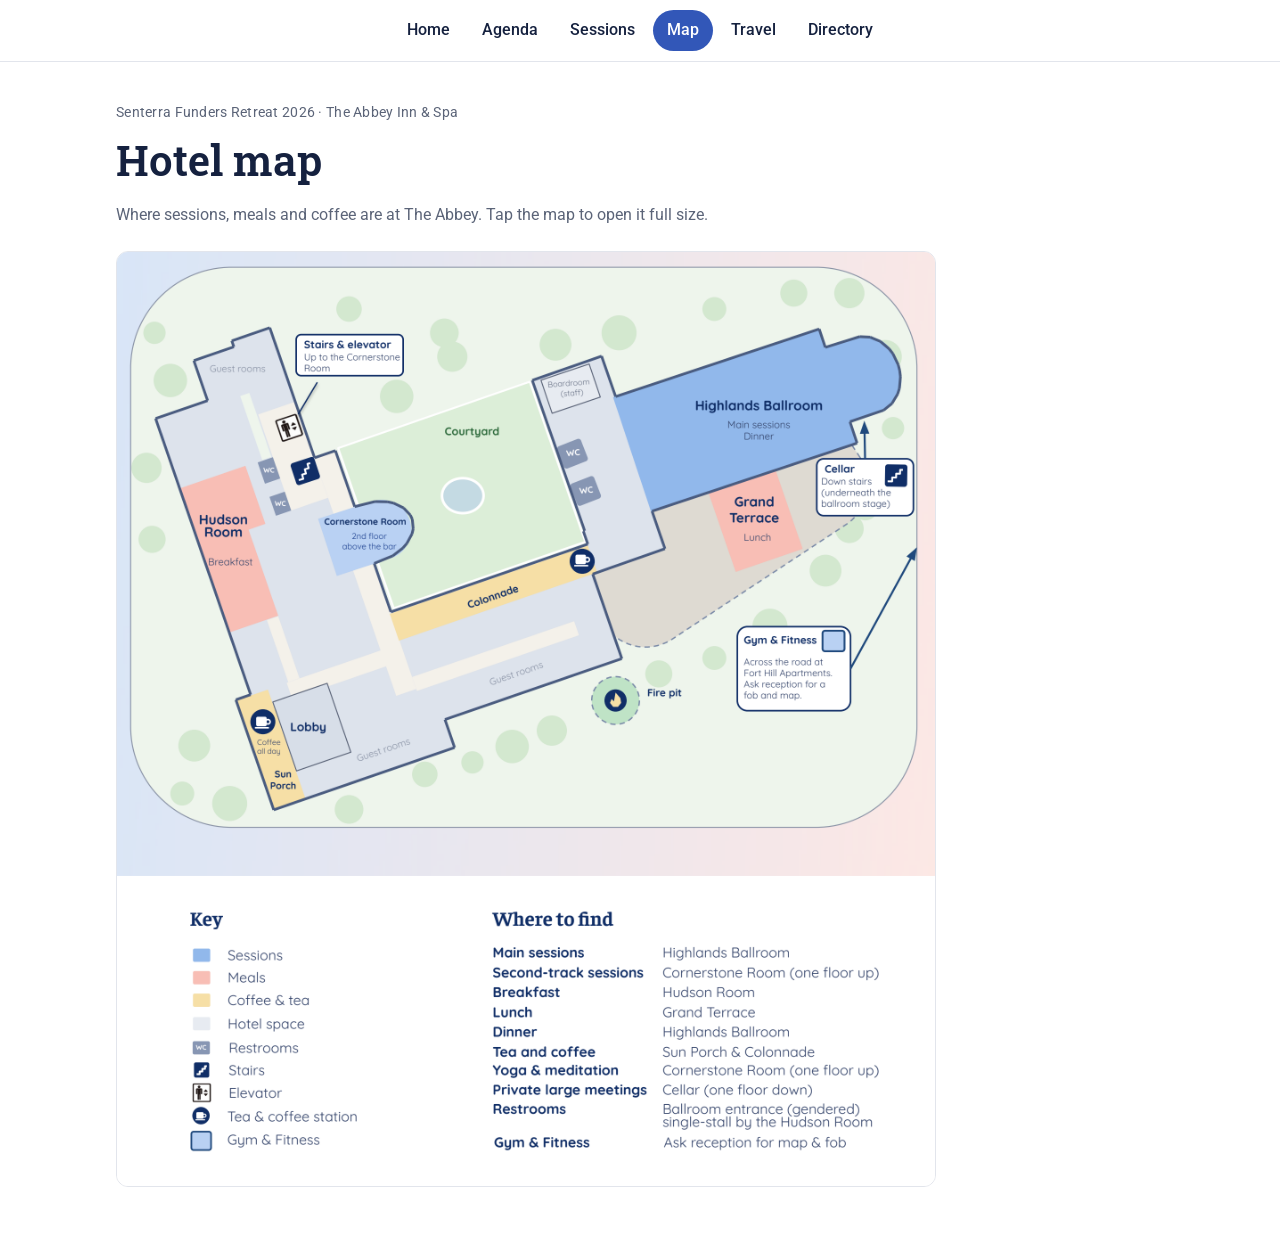
<file: map.html>
<!doctype html>
<html lang="en">
<head>
<meta charset="utf-8">
<meta name="viewport" content="width=device-width, initial-scale=1">
<title>Hotel map | Senterra Retreat 2026</title>
<link rel="preconnect" href="https://fonts.googleapis.com">
<link rel="stylesheet" href="https://fonts.googleapis.com/css2?family=Roboto:wght@400;500;700&family=Roboto+Slab:wght@500;600&display=swap">
<link rel="stylesheet" href="style.css?v=eb498cc4">
<script>if (/[?&]embed=1/.test(location.search)) document.documentElement.classList.add('embed');</script>
</head>
<body>
<nav class="site-nav" aria-label="Retreat pages"><a href="index.html">Home</a><a href="agenda.html">Agenda</a><a href="schedule.html">Sessions</a><a href="map.html" aria-current=page>Map</a><a href="travel.html">Travel</a><a href="https://docs.google.com/document/d/1ehSNhj6IiJPDJnCOW3jCg2T_M_ziEaqAg6VS68X19io/edit" target="_blank" rel="noopener">Directory</a></nav>
<main>
<header class="page-head">
<p class="eyebrow">Senterra Funders Retreat 2026 &middot; The Abbey Inn &amp; Spa</p>
<h1>Hotel map</h1>
<p class="lede">Where sessions, meals and coffee are at The Abbey. Tap the map to open it full size.</p>
</header>
<a class="map-link" href="img/abbey-map.png"><img class="map-img" src="img/abbey-map.png" width="1836" height="2096"
alt="Map of The Abbey Inn. Main sessions and dinner: Highlands Ballroom. Second-track sessions, yoga and meditation:
Cornerstone Room, one floor up above the bar. Breakfast: Hudson Room. Lunch: Grand Terrace. Tea and coffee: Sun Porch
and Colonnade. Private large meetings: Cellar, one floor down under the ballroom stage. Restrooms: ballroom entrance,
and single-stall by the Hudson Room. Gym: across the road at Fort Hill Apartments; ask reception for a fob and map."></a>
</main>

</body>
</html>
</file>
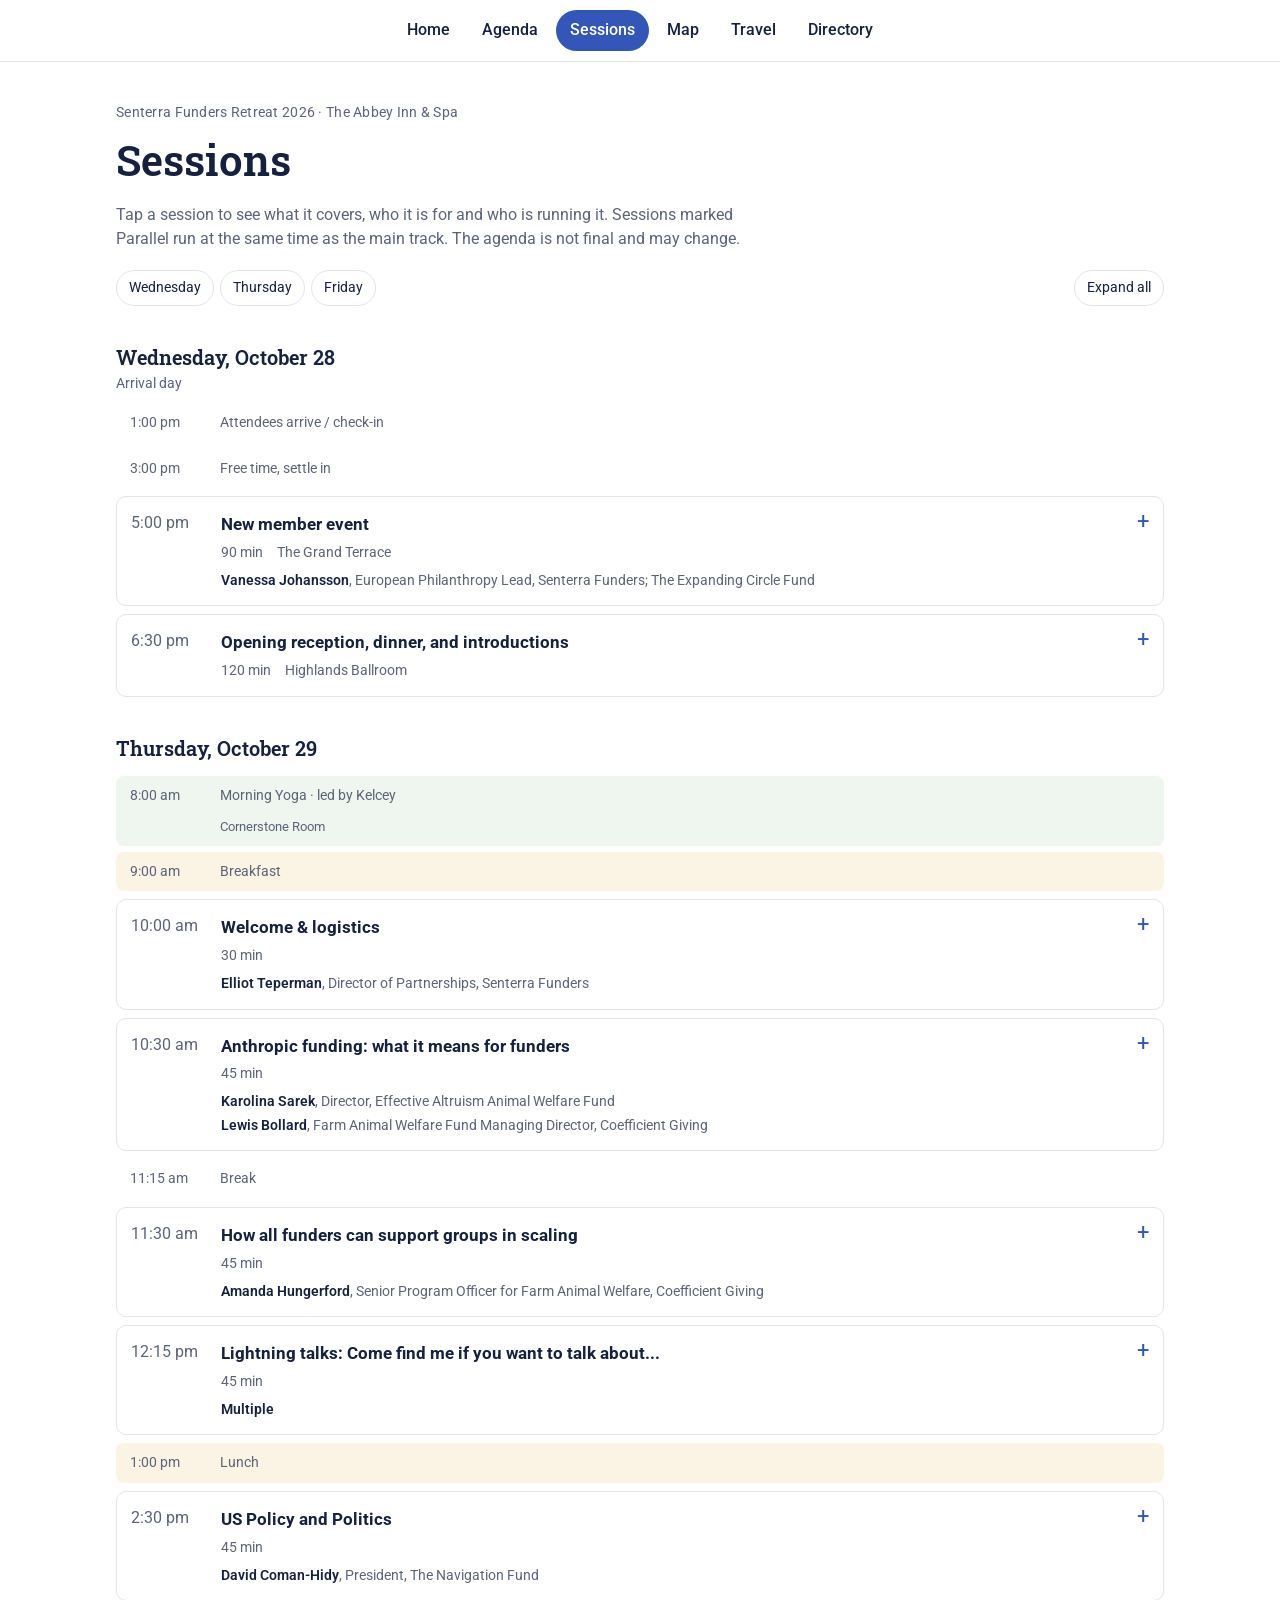
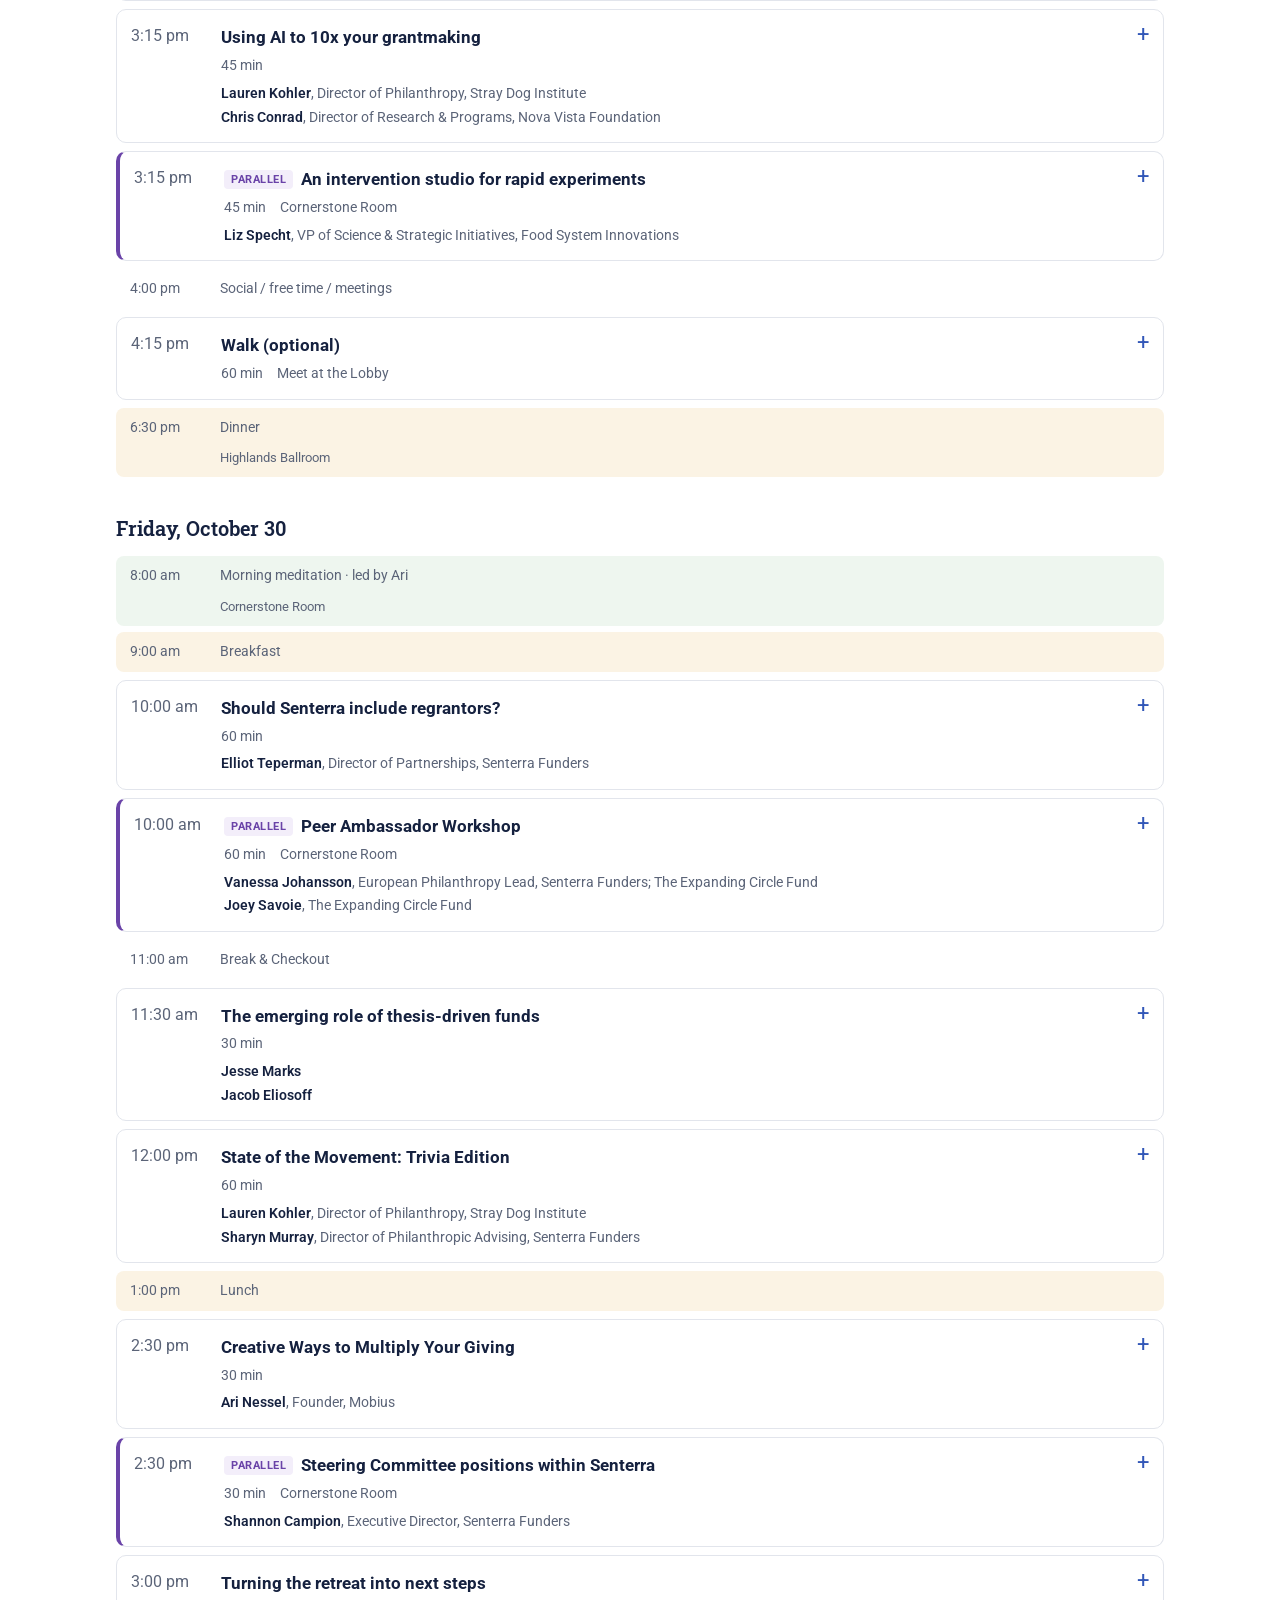
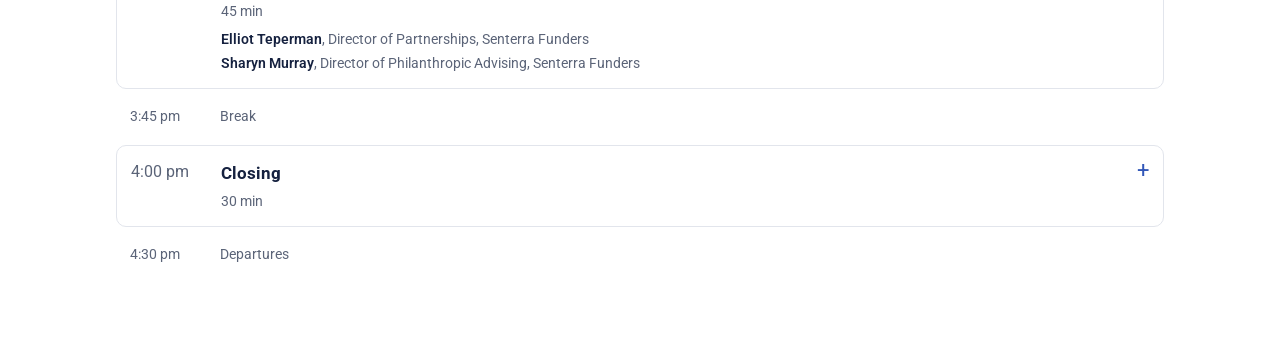
<file: schedule.html>
<!doctype html>
<html lang="en">
<head>
<meta charset="utf-8">
<meta name="viewport" content="width=device-width, initial-scale=1">
<title>Sessions | Senterra Retreat 2026</title>
<link rel="preconnect" href="https://fonts.googleapis.com">
<link rel="stylesheet" href="https://fonts.googleapis.com/css2?family=Roboto:wght@400;500;700&family=Roboto+Slab:wght@500;600&display=swap">
<link rel="stylesheet" href="style.css?v=eb498cc4">
<script>if (/[?&]embed=1/.test(location.search)) document.documentElement.classList.add('embed');</script>
</head>
<body>
<nav class="site-nav" aria-label="Retreat pages"><a href="index.html">Home</a><a href="agenda.html">Agenda</a><a href="schedule.html" aria-current=page>Sessions</a><a href="map.html">Map</a><a href="travel.html">Travel</a><a href="https://docs.google.com/document/d/1ehSNhj6IiJPDJnCOW3jCg2T_M_ziEaqAg6VS68X19io/edit" target="_blank" rel="noopener">Directory</a></nav>
<main>
<header class="page-head">
<p class="eyebrow">Senterra Funders Retreat 2026 &middot; The Abbey Inn &amp; Spa</p>
<h1>Sessions</h1>
<p class="lede">Tap a session to see what it covers, who it is for and who is running it. Sessions marked Parallel run at the same time as the main track. The agenda is not final and may change.</p><div class="toolbar"><div class="jump"><a href="#wed">Wednesday</a><a href="#thu">Thursday</a><a href="#fri">Friday</a></div><button type="button" id="toggle-all">Expand all</button></div>
</header>
<section class="day-block" id="wed"><h2>Wednesday, October 28<span>Arrival day</span></h2><div class="slot minor" data-kind="logistics"><time>1:00 pm</time><span class="minor-title">Attendees arrive / check-in</span></div><div class="slot minor" data-kind="break"><time>3:00 pm</time><span class="minor-title">Free time, settle in</span></div><details class="slot session"><summary><time>5:00 pm</time><span class="s-main"><span class="s-title">New member event</span><span class="meta"><span>90 min</span><span>The Grand Terrace</span></span><span class="leaders"><span class="leader"><strong>Vanessa Johansson</strong>, European Philanthropy Lead, Senterra Funders; The Expanding Circle Fund</span></span></span></summary><div class="s-body"><div class="part"><h4>What it covers</h4><p>This session is an informal gathering for new Senterra members to meet each other and the team.</p></div><div class="part"><h4>Who it&#x27;s for</h4><p>for members who joined in the past year.</p></div><div class="part"><h4>What you&#x27;ll get out of it</h4><p>This will be a chance to build connections early, so you can make the most of the retreat.</p></div></div></details><details class="slot session"><summary><time>6:30 pm</time><span class="s-main"><span class="s-title">Opening reception, dinner, and introductions</span><span class="meta"><span>120 min</span><span>Highlands Ballroom</span></span></span></summary><div class="s-body"><p>During the reception there will be a short activity to meet some of the other attendees.</p></div></details></section><section class="day-block" id="thu"><h2>Thursday, October 29</h2><div class="slot minor" data-kind="optional"><time>8:00 am</time><span class="minor-title">Morning Yoga<span class="who"> &middot; led by Kelcey</span></span><span class=room>Cornerstone Room</span></div><div class="slot minor" data-kind="meal"><time>9:00 am</time><span class="minor-title">Breakfast</span></div><details class="slot session"><summary><time>10:00 am</time><span class="s-main"><span class="s-title">Welcome &amp; logistics</span><span class="meta"><span>30 min</span></span><span class="leaders"><span class="leader"><strong>Elliot Teperman</strong>, Director of Partnerships, Senterra Funders</span></span></span></summary><div class="s-body"><div class="part"><h4>What it covers</h4><p>This session will open the retreat with remarks on its goals, how the program is structured, and what has changed from previous years.</p></div><div class="part"><h4>Who it&#x27;s for</h4><p>All attendees.</p></div><div class="part"><h4>What you&#x27;ll get out of it</h4><p>Attendees will have a clear picture of the program and how to make the most of their time at the retreat.</p></div></div></details><details class="slot session"><summary><time>10:30 am</time><span class="s-main"><span class="s-title">Anthropic funding: what it means for funders</span><span class="meta"><span>45 min</span></span><span class="leaders"><span class="leader"><strong>Karolina Sarek</strong>, Director, Effective Altruism Animal Welfare Fund</span><span class="leader"><strong>Lewis Bollard</strong>, Farm Animal Welfare Fund Managing Director, Coefficient Giving</span></span></span></summary><div class="s-body"><div class="part"><h4>What it covers</h4><p>The potential impact of Anthropic donors on the FAW movement and its funders</p></div><div class="part"><h4>Who it&#x27;s for</h4><p>Funders interested in modifying their approach in light of new Anthropic donors</p></div><div class="part"><h4>What you&#x27;ll get out of it</h4><p>How EA AWF and CG are reacting, and how other funders may approach this question</p></div></div></details><div class="slot minor" data-kind="break"><time>11:15 am</time><span class="minor-title">Break</span></div><details class="slot session"><summary><time>11:30 am</time><span class="s-main"><span class="s-title">How all funders can support groups in scaling</span><span class="meta"><span>45 min</span></span><span class="leaders"><span class="leader"><strong>Amanda Hungerford</strong>, Senior Program Officer for Farm Animal Welfare, Coefficient Giving</span></span></span></summary><div class="s-body"><div class="part"><h4>What it covers</h4><p>This session will consider how to think about scaling grantees.  It will include questions to ask when groups scale (or have recently scaled up), as well as ways to support organizations as they scale.</p></div><div class="part"><h4>Who it&#x27;s for</h4><p>Funders who are interested in funding growing organizations, as well as funders who are interested in meta organizations that can offer support to scaling groups.</p></div><div class="part"><h4>What you&#x27;ll get out of it</h4><p>This will be a place to discuss assessing groups’ readiness to scale, and how to help groups to scale responsibly.</p></div></div></details><details class="slot session"><summary><time>12:15 pm</time><span class="s-main"><span class="s-title">Lightning talks: Come find me if you want to talk about...</span><span class="meta"><span>45 min</span></span><span class="leaders"><span class="leader"><strong>Multiple</strong></span></span></span></summary><div class="s-body"><div class="part"><h4>What it covers</h4><p>This session will be a series of 5-minute talks, each an invitation for more discussion on a topic chosen by the speaker. There will be no Q&amp;A after each talk, so conversations continue over the rest of the retreat.</p></div><div class="part"><h4>Who it&#x27;s for</h4><p>All attendees, especially anyone looking for new ideas or people to connect with.</p></div><div class="part"><h4>What you&#x27;ll get out of it</h4><p>Attendees will get a quick tour of topics members care about, and will know which speakers to find for follow-up conversations.</p></div><div class="part"><h4>Talks include</h4><ul class="talks"><li><strong>Ultra processed Foods: Opportunity and Risk</strong> <span class="who">Meghan O&#x27;Brien Lowery</span><p>AB 1264 is the first law in the country to legally define &quot;ultra-processed food,&quot; and whoever shapes that definition by 2028 decides whether alt-protein gets grouped with the problem or positioned as the solution. The catch is that our natural allies are split — groups focused on banning processed meat don&#x27;t always think to protect novel proteins, and if we don&#x27;t align now, regulators may see &quot;no consensus&quot; and default to the broadest, most restrictive definition.</p></li><li><strong>Why active grantmaking will be more important in the future</strong> <span class="who">Joey Savoie</span><p>The animal movement may soon receive more philanthropic capital than ever before. If so, most established organisations are likely to become well-funded, creating an absorption problem: there will be more money than strong existing opportunities to spend it on. In that world, conventional grantmaking, which funds what already exists, will offer diminishing returns. Therefore, the most cost-effective use of each additional dollar is likely through active grantmaking, where funders identify gaps, scope out new opportunities and help bring them into existence.</p></li><li><strong>What is the Senterra Steering Committee</strong> <span class="who">Shannon Campion</span><p>What is the Senterra Steering Committee, what does it do, and what is involved in joining the Steering Committee for 2027?</p></li><li><strong>Unlocking More Climate Capital for Food Systems</strong> <span class="who">Max Elder</span><p>I’ll share three efforts FSI is pursuing to help unlock more philanthropic capital for food systems: mapping coordination opportunities across the broader field, bringing meat and dairy funders together, and building a coordinated funding vehicle for sustainable proteins. Come find me afterward if you’re interested in food systems philanthropy, funder coordination, or working together to bring more climate capital into food and sustainable proteins.</p></li><li><strong>How Elections Are Won And Lost</strong> <span class="who">Chris Conrad</span><p>Improve your mental model of how to think about elections, with some preliminary implications for our movement.</p></li><li><strong>We Need More Policy Researchers</strong> <span class="who">Gage Weston</span><p>The movement has a growing number of policy advocates, people working in government, and funding for policy work, but almost no one is doing the deep research required to generate the concrete, tractable policy ideas needed to turn that effort into impact. This talk argues that funding policy research—whether through think tanks or by funding researchers inside advocacy organizations—is one of the most neglected, cost-effective levers to create change for farm animals.</p></li></ul></div></div></details><div class="slot minor" data-kind="meal"><time>1:00 pm</time><span class="minor-title">Lunch</span></div><details class="slot session"><summary><time>2:30 pm</time><span class="s-main"><span class="s-title">US Policy and Politics</span><span class="meta"><span>45 min</span></span><span class="leaders"><span class="leader"><strong>David Coman-Hidy</strong>, President, The Navigation Fund</span></span></span></summary><div class="s-body"><div class="part"><h4>What it covers</h4><p>What we learned fighting the Save Our Bacon Act, where political work for animals is headed over the next few years, and the practical ways individual donors can get involved, from c4 giving to direct contributions to candidates.</p></div><div class="part"><h4>Who it&#x27;s for</h4><p>Anyone curious about the movement&#x27;s growing political work, and especially anyone who&#x27;s felt a little uneasy about giving money to politicians.</p></div><div class="part"><h4>What you&#x27;ll get out of it</h4><p>A clear case for why political giving may be one of the highest-leverage moves available to individual donors right now, plus concrete next steps if you want to jump in.</p></div></div></details><details class="slot session"><summary><time>3:15 pm</time><span class="s-main"><span class="s-title">Using AI to 10x your grantmaking</span><span class="meta"><span>45 min</span></span><span class="leaders"><span class="leader"><strong>Lauren Kohler</strong>, Director of Philanthropy, Stray Dog Institute</span><span class="leader"><strong>Chris Conrad</strong>, Director of Research &amp; Programs, Nova Vista Foundation</span></span></span></summary><div class="s-body"><div class="part"><h4>What it covers</h4><p>How two funders use AI at each stage of their grantmaking cycles to significantly expand the depth, breadth, and speed of their philanthropy. We’ll look at AI-powered due diligence and research, portfolio scoring, writing, and more, and demonstrate how each workflow was built.</p></div><div class="part"><h4>Who it&#x27;s for</h4><p>Grantmakers at any level of AI familiarity are welcome. The two presentations are pitched at different levels of technical depth, and we&#x27;ll open with a quick activity to gauge attendees’ AI use and familiarity.</p></div><div class="part"><h4>What you&#x27;ll get out of it</h4><p>Specific, replicable AI applications for grantmaking shown through screenshots of the actual tools in use, as well as time to brainstorm and discuss how these approaches could apply to your own work.</p></div></div></details><details class="slot session par"><summary><time>3:15 pm</time><span class="s-main"><span class="tag">Parallel</span><span class="s-title">An intervention studio for rapid experiments</span><span class="meta"><span>45 min</span><span>Cornerstone Room</span></span><span class="leaders"><span class="leader"><strong>Liz Specht</strong>, VP of Science &amp; Strategic Initiatives, Food System Innovations</span></span></span></summary><div class="s-body"><div class="part"><h4>What it covers</h4><p>How to translate gaps across the organizational and intervention landscape into well-scoped, validated, shovel-ready initiatives, using a rapid-iteration “intervention studio” model.</p></div><div class="part"><h4>Who it&#x27;s for</h4><p>Funders who are eager to support new strategies through early-stage exploration, to assess their potential before scaling them, transitioning them to existing organizations, or sunsetting them.</p></div><div class="part"><h4>What you&#x27;ll get out of it</h4><p>An understanding of possible routes for testing new approaches across the movement, and a home for channeling ideas for new interventions that are worthy of further exploration.</p></div></div></details><div class="slot minor" data-kind="break"><time>4:00 pm</time><span class="minor-title">Social / free time / meetings</span></div><details class="slot session"><summary><time>4:15 pm</time><span class="s-main"><span class="s-title">Walk (optional)</span><span class="meta"><span>60 min</span><span>Meet at the Lobby</span></span></span></summary><div class="s-body"><p>The hike is a gentle 40 minute loop around Fort Hill Park.</p><div class="part"><h4>Details</h4><p>Fort Hill Park has wooded dirt trails with some rocky sections and a few moderately steep stretches, but it isn’t a demanding hike. Sturdy sneakers or walking shoes with good grip are enough, so there’s no need to pack boots in your luggage. If it’s been raining, the trails can be a bit muddy, so a pair of shoes you don’t mind getting dirty is ideal.</p></div></div></details><div class="slot minor" data-kind="meal"><time>6:30 pm</time><span class="minor-title">Dinner</span><span class=room>Highlands Ballroom</span></div></section><section class="day-block" id="fri"><h2>Friday, October 30</h2><div class="slot minor" data-kind="optional"><time>8:00 am</time><span class="minor-title">Morning meditation<span class="who"> &middot; led by Ari</span></span><span class=room>Cornerstone Room</span></div><div class="slot minor" data-kind="meal"><time>9:00 am</time><span class="minor-title">Breakfast</span></div><details class="slot session"><summary><time>10:00 am</time><span class="s-main"><span class="s-title">Should Senterra include regrantors?</span><span class="meta"><span>60 min</span></span><span class="leaders"><span class="leader"><strong>Elliot Teperman</strong>, Director of Partnerships, Senterra Funders</span></span></span></summary><div class="s-body"><div class="part"><h4>What it covers</h4><p>This session will gather member views on whether Senterra should make some programming available to regranters given the coming increase in regrantors. We&#x27;ll explore the viability and pros and cons of different options.</p></div><div class="part"><h4>Who it&#x27;s for</h4><p>Members who give through regranters, work closely with them, or have views on who should be part of Senterra’s community.</p></div><div class="part"><h4>What you&#x27;ll get out of it</h4><p>This will be a place to weigh the benefits and risks of each approach, informing how Senterra defines membership going forward.</p></div></div></details><details class="slot session par"><summary><time>10:00 am</time><span class="s-main"><span class="tag">Parallel</span><span class="s-title">Peer Ambassador Workshop</span><span class="meta"><span>60 min</span><span>Cornerstone Room</span></span><span class="leaders"><span class="leader"><strong>Vanessa Johansson</strong>, European Philanthropy Lead, Senterra Funders; The Expanding Circle Fund</span><span class="leader"><strong>Joey Savoie</strong>, The Expanding Circle Fund</span></span></span></summary><div class="s-body"><div class="part"><h4>What it covers</h4><p>Often, the most impactful thing you can do as a donor is to help your network give more, and give better. This workshop offers a practical playbook grounded in psychology, matchmaking principles, and field-tested event formats.</p></div><div class="part"><h4>Who it&#x27;s for</h4><p>Anybody who would like to mobilise more funding towards philanthropic causes from their peers, or funding towards more impactful areas</p></div><div class="part"><h4>What you&#x27;ll get out of it</h4><p>A guidebook to help mobilise more capital from peers into animal advocacy, and increased confidence to do so.</p></div></div></details><div class="slot minor" data-kind="break"><time>11:00 am</time><span class="minor-title">Break &amp; Checkout</span></div><details class="slot session"><summary><time>11:30 am</time><span class="s-main"><span class="s-title">The emerging role of thesis-driven funds</span><span class="meta"><span>30 min</span></span><span class="leaders"><span class="leader"><strong>Jesse Marks</strong></span><span class="leader"><strong>Jacob Eliosoff</strong></span></span></span></summary><div class="s-body"><div class="part"><h4>What it covers</h4><p>This session will be a fireside chat on the role of thesis-driven funds and regranting in a funder’s portfolio. Jacob Eliosoff will interview Jesse Marks, covering the case for deferring to a fund’s specific theory of change, as well as the limits of that approach.</p></div><div class="part"><h4>Who it&#x27;s for</h4><p>Funders interested in giving through regrantors and thesis-driven funds.</p></div><div class="part"><h4>What you&#x27;ll get out of it</h4><p>This will be a place to think about what share of your portfolio could go through regranting, and what to weigh when deciding which funds to trust and when.</p></div></div></details><details class="slot session"><summary><time>12:00 pm</time><span class="s-main"><span class="s-title">State of the Movement: Trivia Edition</span><span class="meta"><span>60 min</span></span><span class="leaders"><span class="leader"><strong>Lauren Kohler</strong>, Director of Philanthropy, Stray Dog Institute</span><span class="leader"><strong>Sharyn Murray</strong>, Director of Philanthropic Advising, Senterra Funders</span></span></span></summary><div class="s-body"><div class="part"><h4>What it covers</h4><p>Live trivia combined with a fast-paced look back at the past year in farmed animal protection, pairing new State of the Movement funding data with an overview of the movement’s biggest wins, setbacks and trends. The session will close with a preview of Stray Dog&#x27;s new Movement Intelligence platform. Bring your phone to participate in the trivia.</p></div><div class="part"><h4>Who it&#x27;s for</h4><p>Any member interested in a current, data-grounded picture of the movement. No prior knowledge required - the session is designed so that funders at any level of movement knowledge can participate, win prizes, and come away with new learnings.</p></div><div class="part"><h4>What you&#x27;ll get out of it</h4><p>A view of how movement resources have shifted by geography, animal and intervention, and examples of specific wins and trends, as well as a first look at the Movement Intelligence platform. Plus, bragging rights and prizes.</p></div></div></details><div class="slot minor" data-kind="meal"><time>1:00 pm</time><span class="minor-title">Lunch</span></div><details class="slot session"><summary><time>2:30 pm</time><span class="s-main"><span class="s-title">Creative Ways to Multiply Your Giving</span><span class="meta"><span>30 min</span></span><span class="leaders"><span class="leader"><strong>Ari Nessel</strong>, Founder, Mobius</span></span></span></summary><div class="s-body"><div class="part"><h4>What it covers</h4><p>Ari walks through the field-tested ways Mobius stretches its giving beyond the standard grant, from counterfactual matches, bequest matches and catalytic first-dollar grants to bridge loans and non-financial support like shared housing and coaching.</p></div><div class="part"><h4>Who it&#x27;s for</h4><p>Any funder who wants more impact per dollar, and especially individual donors and smaller funders looking to make their giving go further.</p></div><div class="part"><h4>What you&#x27;ll get out of it</h4><p>A practical menu of giving structures funders can consider adopting for their own grantmaking.</p></div></div></details><details class="slot session par"><summary><time>2:30 pm</time><span class="s-main"><span class="tag">Parallel</span><span class="s-title">Steering Committee positions within Senterra</span><span class="meta"><span>30 min</span><span>Cornerstone Room</span></span><span class="leaders"><span class="leader"><strong>Shannon Campion</strong>, Executive Director, Senterra Funders</span></span></span></summary><div class="s-body"><div class="part"><h4>What it covers</h4><p>This session will give an overview of the Steering Committee at Senterra, and what is involved.</p></div><div class="part"><h4>Who it&#x27;s for</h4><p>Members who are interested in helping to govern Senterra and shape its direction.</p></div><div class="part"><h4>What you&#x27;ll get out of it</h4><p>This will be a place to understand the roles and time commitment, so you can decide whether to put your name forward.</p></div></div></details><details class="slot session"><summary><time>3:00 pm</time><span class="s-main"><span class="s-title">Turning the retreat into next steps</span><span class="meta"><span>45 min</span></span><span class="leaders"><span class="leader"><strong>Elliot Teperman</strong>, Director of Partnerships, Senterra Funders</span><span class="leader"><strong>Sharyn Murray</strong>, Director of Philanthropic Advising, Senterra Funders</span></span></span></summary><div class="s-body"><div class="part"><h4>What it covers</h4><p>This session will give attendees time to review the ideas, connections, and open questions that came up over the retreat and turn them into concrete follow-ups. This includes both personal next steps, and new projects that Senterra or Senterra members might spin up.</p></div><div class="part"><h4>Who it&#x27;s for</h4><p>All attendees, particularly those who have new collaborations, projects, or changes to their giving in mind.</p></div><div class="part"><h4>What you&#x27;ll get out of it</h4><p>Attendees will leave with specific next steps, people to follow up with, and a plan for how to keep the momentum going after the retreat.</p></div></div></details><div class="slot minor" data-kind="break"><time>3:45 pm</time><span class="minor-title">Break</span></div><details class="slot session"><summary><time>4:00 pm</time><span class="s-main"><span class="s-title">Closing</span><span class="meta"><span>30 min</span></span></span></summary><div class="s-body"><div class="part"><h4>What it covers</h4><p>This session will wrap up the retreat by drawing together key themes and takeaways, both personal and collective.</p></div><div class="part"><h4>Who it&#x27;s for</h4><p>All attendees.</p></div><div class="part"><h4>What you&#x27;ll get out of it</h4><p>Attendees will leave with clarity on what to follow up on and how to stay connected after the retreat.</p></div></div></details><div class="slot minor" data-kind="logistics"><time>4:30 pm</time><span class="minor-title">Departures</span></div></section>
</main>
<script>
(function () {
  var btn = document.getElementById('toggle-all');
  var all = function () { return document.querySelectorAll('details.session'); };
  var sync = function () {
    var open = Array.prototype.every.call(all(), function (d) { return d.open; });
    btn.textContent = open ? 'Collapse all' : 'Expand all';
  };
  btn.addEventListener('click', function () {
    var open = btn.textContent === 'Expand all';
    all().forEach(function (d) { d.open = open; });
    sync();
  });
  all().forEach(function (d) { d.addEventListener('toggle', sync); });
})();
</script>
</body>
</html>
</file>
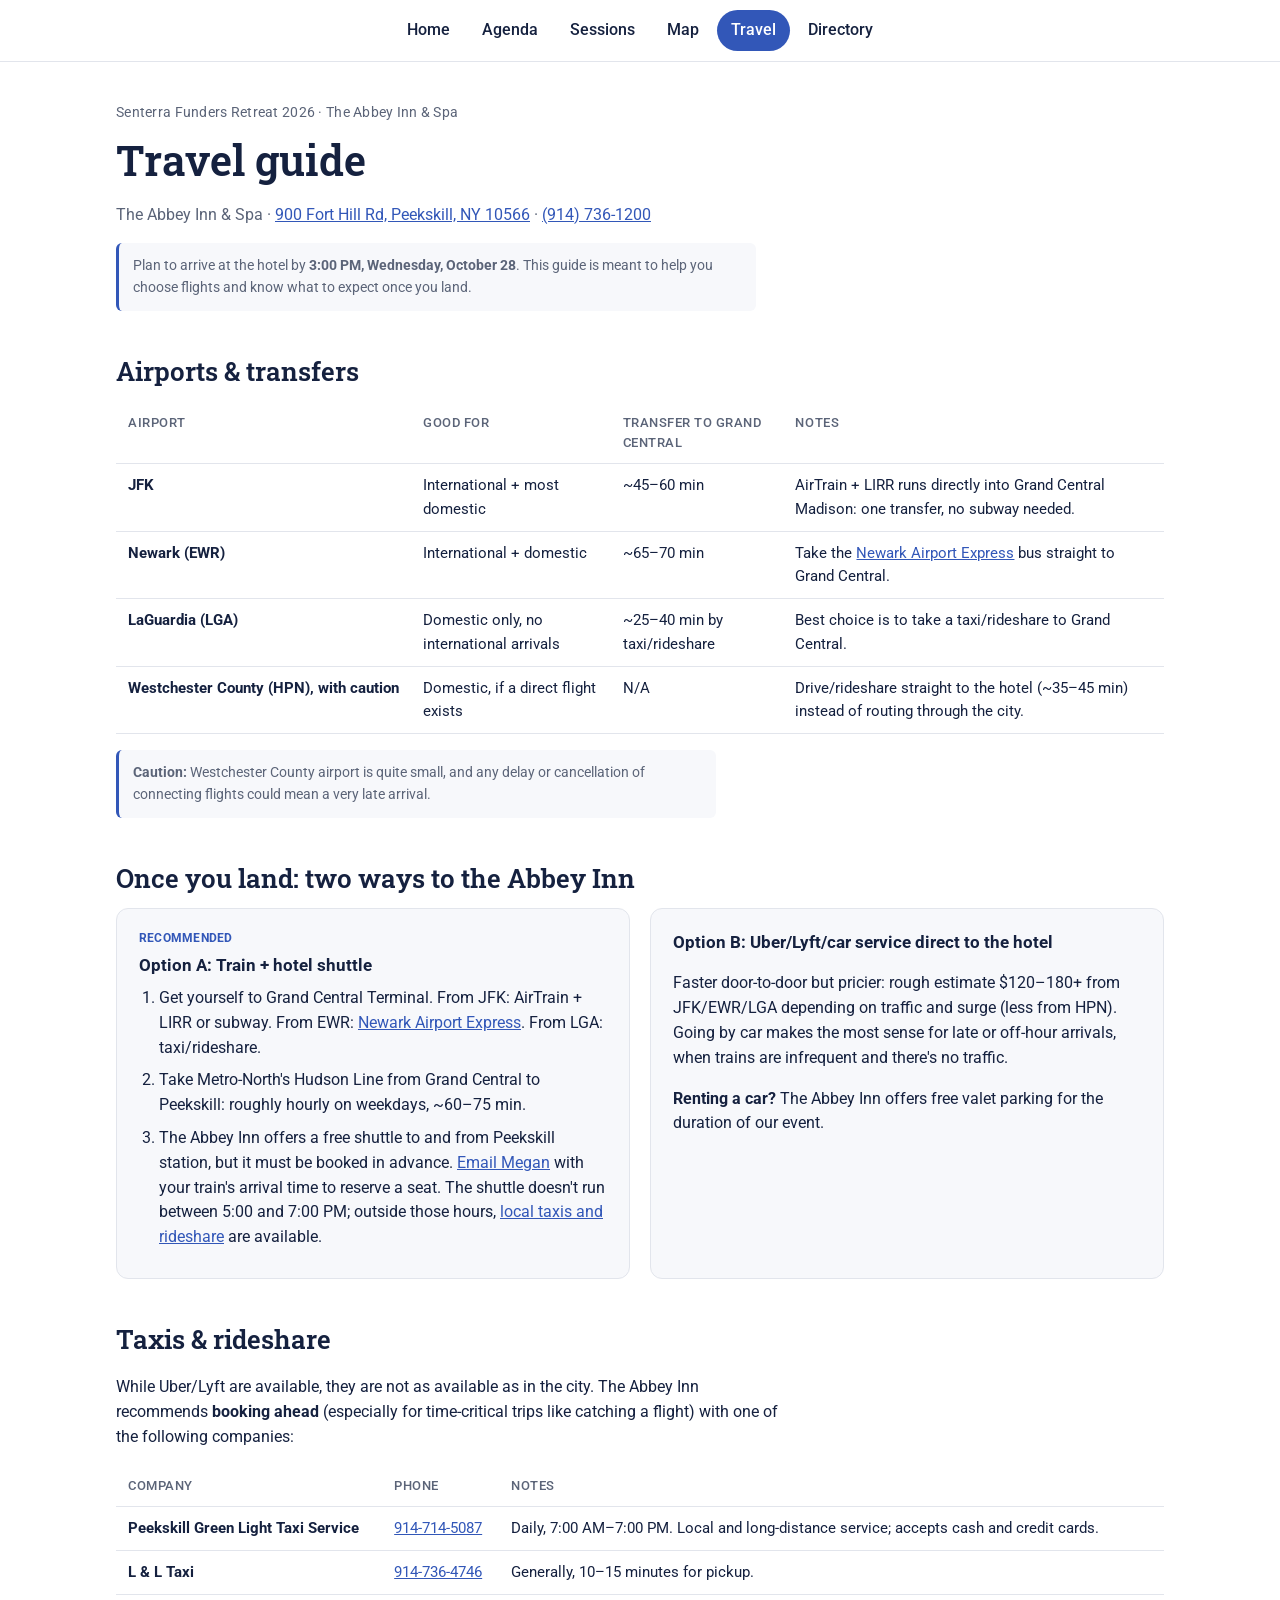
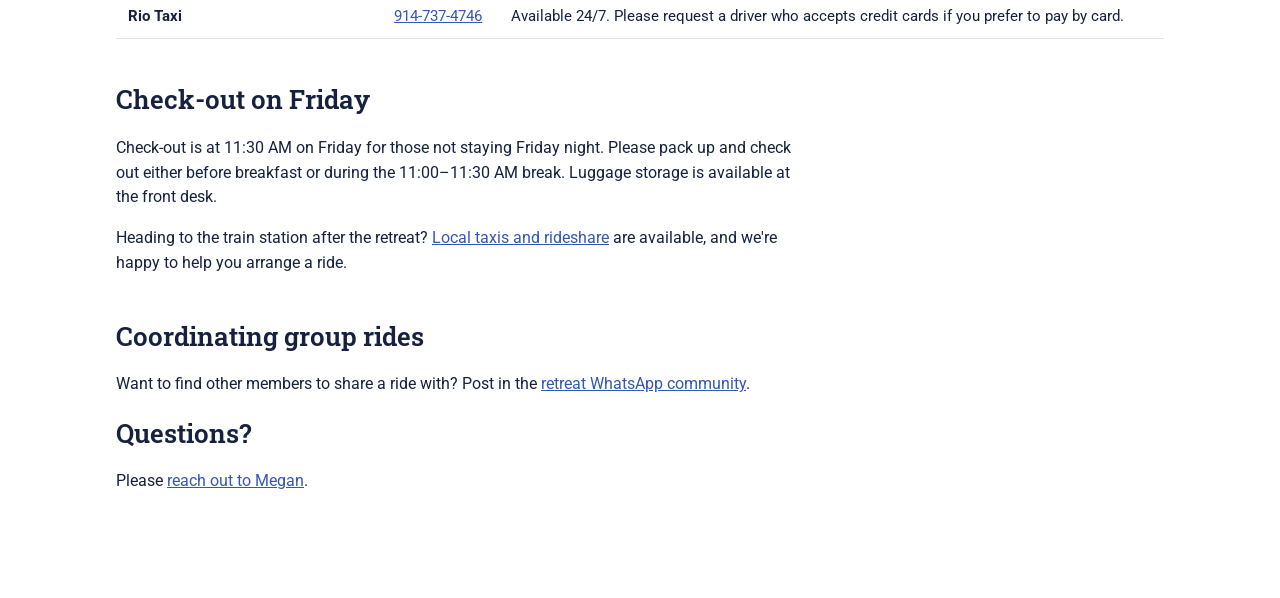
<file: travel.html>
<!doctype html>
<html lang="en">
<head>
<meta charset="utf-8">
<meta name="viewport" content="width=device-width, initial-scale=1">
<title>Travel guide | Senterra Retreat 2026</title>
<link rel="preconnect" href="https://fonts.googleapis.com">
<link rel="stylesheet" href="https://fonts.googleapis.com/css2?family=Roboto:wght@400;500;700&family=Roboto+Slab:wght@500;600&display=swap">
<link rel="stylesheet" href="style.css?v=eb498cc4">
<script>if (/[?&]embed=1/.test(location.search)) document.documentElement.classList.add('embed');</script>
</head>
<body>
<nav class="site-nav" aria-label="Retreat pages"><a href="index.html">Home</a><a href="agenda.html">Agenda</a><a href="schedule.html">Sessions</a><a href="map.html">Map</a><a href="travel.html" aria-current=page>Travel</a><a href="https://docs.google.com/document/d/1ehSNhj6IiJPDJnCOW3jCg2T_M_ziEaqAg6VS68X19io/edit" target="_blank" rel="noopener">Directory</a></nav>
<main>
<header class="page-head">
<p class="eyebrow">Senterra Funders Retreat 2026 &middot; The Abbey Inn &amp; Spa</p>
<h1>Travel guide</h1>
<p class="lede">The Abbey Inn &amp; Spa &middot; <a href="https://www.google.com/maps/search/?api=1&query=The+Abbey+Inn+%26+Spa+900+Fort+Hill+Rd+Peekskill+NY">900 Fort Hill Rd, Peekskill, NY 10566</a> &middot;
<a href="tel:+19147361200">(914) 736-1200</a></p>
<p class="notice">Plan to arrive at the hotel by <strong>3:00 PM, Wednesday, October 28</strong>.
This guide is meant to help you choose flights and know what to expect once you land.</p>
</header>
<section class="home-section">
<h2>Airports &amp; transfers</h2>
<table class="airports">
<thead><tr><th>Airport</th><th>Good for</th><th>Transfer to Grand Central</th><th>Notes</th></tr></thead>
<tbody><tr><th scope=row>JFK</th><td data-label='Good for'>International + most domestic</td><td data-label='To Grand Central'>~45&ndash;60 min</td><td data-label='Notes'>AirTrain + LIRR runs directly into Grand Central Madison: one transfer, no subway needed.</td></tr><tr><th scope=row>Newark (EWR)</th><td data-label='Good for'>International + domestic</td><td data-label='To Grand Central'>~65&ndash;70 min</td><td data-label='Notes'>Take the <a href="https://www.coachusa.com/airport-transportation/newark-airport">Newark Airport Express</a> bus straight to Grand Central.</td></tr><tr><th scope=row>LaGuardia (LGA)</th><td data-label='Good for'>Domestic only, no international arrivals</td><td data-label='To Grand Central'>~25&ndash;40 min by taxi/rideshare</td><td data-label='Notes'>Best choice is to take a taxi/rideshare to Grand Central.</td></tr><tr><th scope=row>Westchester County (HPN), with caution</th><td data-label='Good for'>Domestic, if a direct flight exists</td><td data-label='To Grand Central'>N/A</td><td data-label='Notes'>Drive/rideshare straight to the hotel (~35&ndash;45 min) instead of routing through the city.</td></tr></tbody>
</table>
<p class="notice"><strong>Caution:</strong> Westchester County airport is quite small, and any delay or cancellation
of connecting flights could mean a very late arrival.</p>
</section>

<section class="home-section">
<h2>Once you land: two ways to the Abbey Inn</h2>
<div class="home-grid">
<article class="home-card">
<p class="eyebrow">Recommended</p>
<h3>Option A: Train + hotel shuttle</h3>
<ol class="steps">
<li>Get yourself to Grand Central Terminal. From JFK: AirTrain + LIRR or subway. From EWR: <a href="https://www.coachusa.com/airport-transportation/newark-airport">Newark Airport Express</a>.
From LGA: taxi/rideshare.</li>
<li>Take Metro-North's Hudson Line from Grand Central to Peekskill: roughly hourly on weekdays, ~60&ndash;75 min.</li>
<li>The Abbey Inn offers a free shuttle to and from Peekskill station, but it must be booked in advance.
<a href="mailto:megan@senterrafunders.org">Email Megan</a> with your train's arrival time to reserve a seat.
The shuttle doesn't run between 5:00 and 7:00 PM; outside those hours, <a href="#taxis">local taxis and rideshare</a> are available.</li>
</ol>
</article>
<article class="home-card">
<h3>Option B: Uber/Lyft/car service direct to the hotel</h3>
<p>Faster door-to-door but pricier: rough estimate $120&ndash;180+ from JFK/EWR/LGA depending on traffic and surge
(less from HPN). Going by car makes the most sense for late or off-hour arrivals, when trains are infrequent and
there's no traffic.</p>
<p><strong>Renting a car?</strong> The Abbey Inn offers free valet parking for the duration of our event.</p>
</article>
</div>
</section>

<section class="home-section" id="taxis">
<h2>Taxis &amp; rideshare</h2>
<p>While Uber/Lyft are available, they are not as available as in the city. The Abbey Inn recommends
<strong>booking ahead</strong> (especially for time-critical trips like catching a flight) with one of the following
companies:</p>
<table class="airports">
<thead><tr><th>Company</th><th>Phone</th><th>Notes</th></tr></thead>
<tbody><tr><th scope=row>Peekskill Green Light Taxi Service</th><td data-label='Phone'><a href='tel:+19147145087'>914-714-5087</a></td><td data-label='Notes'>Daily, 7:00 AM&ndash;7:00 PM. Local and long-distance service; accepts cash and credit cards.</td></tr><tr><th scope=row>L &amp; L Taxi</th><td data-label='Phone'><a href='tel:+19147364746'>914-736-4746</a></td><td data-label='Notes'>Generally, 10&ndash;15 minutes for pickup.</td></tr><tr><th scope=row>Rio Taxi</th><td data-label='Phone'><a href='tel:+19147374746'>914-737-4746</a></td><td data-label='Notes'>Available 24/7. Please request a driver who accepts credit cards if you prefer to pay by card.</td></tr></tbody>
</table>
</section>

<section class="home-section">
<h2>Check-out on Friday</h2>
<p>Check-out is at 11:30 AM on Friday for those not staying Friday night. Please pack up and check out either before
breakfast or during the 11:00&ndash;11:30 AM break. Luggage storage is available at the front desk.</p>
<p>Heading to the train station after the retreat? <a href="#taxis">Local taxis and rideshare</a> are available, and
we're happy to help you arrange a ride.</p>
</section>

<section class="home-section">
<h2>Coordinating group rides</h2>
<p>Want to find other members to share a ride with? Post in the
<a href="https://chat.whatsapp.com/HqEqLMsGemGLUuFDCzXGyB">retreat WhatsApp community</a>.</p>
<h2>Questions?</h2>
<p>Please <a href="mailto:megan@senterrafunders.org">reach out to Megan</a>.</p>
</section>
</main>

</body>
</html>
</file>
<file: style.css>
:root {
  --ink: #15213f;
  --muted: #5b6478;
  --accent: #3257b8;
  --accent-soft: #e9eefa;
  --line: #e2e5ec;
  --bg: #ffffff;
  --panel: #f7f8fb;
  --meal: #fbf3e4;
  --optional: #eef6ef;
  --par: #f3eefa;
  --par-ink: #6a43a8;
}
@media (prefers-color-scheme: dark) {
  :root:not([data-theme="light"]) {
    --ink: #e8ebf3; --muted: #a2a9ba; --accent: #8fa8ec; --accent-soft: #1f2a47;
    --line: #2c3343; --bg: #11141c; --panel: #181c26; --meal: #2a2416;
    --optional: #17261b; --par: #241c33; --par-ink: #c3a8f0;
  }
}
:root[data-theme="dark"] {
  --ink: #e8ebf3; --muted: #a2a9ba; --accent: #8fa8ec; --accent-soft: #1f2a47;
  --line: #2c3343; --bg: #11141c; --panel: #181c26; --meal: #2a2416;
  --optional: #17261b; --par: #241c33; --par-ink: #c3a8f0;
}

* { box-sizing: border-box; }
body {
  margin: 0; background: var(--bg); color: var(--ink);
  font: 16px/1.55 Roboto, system-ui, sans-serif;
}
main { max-width: 1080px; margin: 0 auto; padding: 24px 16px 64px; }
a { color: var(--accent); }
h1, h2 { font-family: "Roboto Slab", Georgia, serif; font-weight: 600; }

.site-nav {
  position: sticky; top: 0; z-index: 5; display: flex; gap: 4px; justify-content: center;
  padding: 10px 16px; background: var(--bg); border-bottom: 1px solid var(--line); flex-wrap: wrap;
}
.site-nav a {
  padding: 8px 14px; border-radius: 999px; text-decoration: none; color: var(--ink); font-weight: 500;
}
.site-nav a:hover { background: var(--accent-soft); }
.site-nav a[aria-current] { background: var(--accent); color: #fff; }
.embed .site-nav, .embed .eyebrow, .embed .page-head h1 { display: none; }
.embed main { padding-top: 8px; }

.page-head { margin-bottom: 24px; }
.eyebrow { color: var(--muted); font-size: 14px; margin: 16px 0 4px; letter-spacing: .02em; }
.page-head h1 { font-size: clamp(30px, 5vw, 42px); margin: 0 0 10px; }
.lede { color: var(--muted); max-width: 70ch; margin: 0; }
.notice {
  background: var(--panel); border-left: 3px solid var(--accent); padding: 12px 14px;
  border-radius: 6px; font-size: 14px; color: var(--muted); max-width: 80ch;
}

.toolbar { display: flex; gap: 12px; align-items: center; justify-content: space-between;
  flex-wrap: wrap; margin-top: 18px; }
.jump { display: flex; gap: 6px; flex-wrap: wrap; }
.jump a, .toolbar button {
  font: inherit; font-size: 14px; padding: 6px 12px; border-radius: 999px;
  border: 1px solid var(--line); background: var(--bg); color: var(--ink); text-decoration: none; cursor: pointer;
}
.jump a:hover, .toolbar button:hover { border-color: var(--accent); }
.toolbar input {
  width: 100%; max-width: 520px; font: inherit; padding: 10px 14px; border-radius: 8px;
  border: 1px solid var(--line); background: var(--bg); color: var(--ink);
}

time { font-variant-numeric: tabular-nums; color: var(--muted); white-space: nowrap; }
.who { color: var(--muted); }
.tag {
  display: inline-block; font-size: 11px; font-weight: 700; text-transform: uppercase; letter-spacing: .05em;
  color: var(--par-ink); background: var(--par); padding: 1px 7px; border-radius: 4px; margin-right: 8px;
  vertical-align: 2px;
}
.tbc { color: var(--muted); font-style: italic; }

/* Agenda outline */
.days { display: grid; grid-template-columns: repeat(auto-fit, minmax(290px, 1fr)); gap: 20px; }
.day { background: var(--panel); border-radius: 12px; padding: 18px; }
.day h2, .day-block h2 { font-size: 20px; margin: 0 0 12px; }
.day h2 span, .day-block h2 span {
  display: block; font: 400 14px Roboto, sans-serif; color: var(--muted); margin-top: 2px;
}
.outline { list-style: none; margin: 0; padding: 0; }
.outline li {
  display: grid; grid-template-columns: 72px 1fr; gap: 8px; padding: 8px 0;
  border-top: 1px solid var(--line); font-size: 15px;
}
.outline li:first-child { border-top: 0; }
.outline .what { font-weight: 500; }
.outline .who { display: block; font-weight: 400; font-size: 13px; }
.outline li[data-kind="meal"] .what, .outline li[data-kind="break"] .what,
.outline li[data-kind="logistics"] .what, .outline li[data-kind="optional"] .what {
  font-weight: 400; color: var(--muted);
}
.outline li.par { padding-left: 12px; border-left: 2px solid var(--par-ink); }

/* Session details */
.day-block { margin-top: 36px; scroll-margin-top: 64px; }
.slot { display: grid; grid-template-columns: 80px 1fr; gap: 10px; }
.slot.minor {
  padding: 9px 14px; font-size: 14px; color: var(--muted); border-radius: 8px; margin: 6px 0;
}
.slot.minor[data-kind="meal"] { background: var(--meal); }
.slot.minor[data-kind="optional"] { background: var(--optional); }
.slot.minor .room { grid-column: 2; font-size: 13px; }
details.session {
  display: block; border: 1px solid var(--line); border-radius: 10px; margin: 8px 0; background: var(--bg);
}
details.session.par { border-left: 4px solid var(--par-ink); }
details.session[open] { border-color: var(--accent); }
details.session summary {
  display: grid; grid-template-columns: 80px 1fr 20px; gap: 10px; padding: 14px; cursor: pointer;
  list-style: none;
}
details.session summary::-webkit-details-marker { display: none; }
details.session summary::after {
  content: "+"; font-size: 22px; line-height: 1; color: var(--accent); text-align: right;
}
details.session[open] summary::after { content: "\2212"; }
.s-title { font-weight: 700; font-size: 17px; }
.meta { display: flex; flex-wrap: wrap; gap: 4px 14px; font-size: 14px; color: var(--muted); margin-top: 4px; }
.meta .who { color: var(--ink); font-weight: 500; }
.s-body { padding: 0 14px 16px 104px; max-width: 80ch; }
.s-body p { margin: 0 0 8px; }
.part { margin-top: 12px; }
.part h4 {
  margin: 0 0 4px; font-size: 12px; text-transform: uppercase; letter-spacing: .06em; color: var(--accent);
}
.talks { margin: 0; padding-left: 18px; }
.talks li { margin-bottom: 10px; }
.talks p { font-size: 14px; color: var(--muted); margin: 4px 0 0; }

/* Directory */
.people { display: grid; grid-template-columns: repeat(auto-fill, minmax(300px, 1fr)); gap: 12px; align-items: start; }
.person { border: 1px solid var(--line); border-radius: 10px; background: var(--bg); }
.person[open] { border-color: var(--accent); grid-column: 1 / -1; }
.person summary {
  display: flex; gap: 12px; align-items: center; padding: 14px; cursor: pointer; list-style: none;
}
.person summary::-webkit-details-marker { display: none; }
.avatar {
  flex: none; width: 44px; height: 44px; border-radius: 50%; display: grid; place-items: center;
  background: var(--accent-soft); color: var(--accent); font-weight: 700;
}
img.avatar { object-fit: cover; width: 56px; height: 56px; }
.person[open] img.avatar { width: 96px; height: 96px; }
.name { font-weight: 700; display: block; }
.role { margin: 2px 0 0; font-size: 14px; color: var(--muted); }
.bio { padding: 0 14px 14px 70px; max-width: 80ch; }
.bio p { margin: 0 0 10px; }
.empty { color: var(--muted); }

@media (max-width: 600px) {
  .slot, details.session summary { grid-template-columns: 64px 1fr; }
  details.session summary::after { display: none; }
  .s-body { padding: 0 14px 16px; }
  .bio { padding: 0 14px 14px; }
}

@media (max-width: 420px) {
  .site-nav { gap: 2px; padding: 8px; flex-wrap: nowrap; justify-content: safe center; overflow-x: auto; }
  .site-nav a { padding: 7px 7px; font-size: 13px; white-space: nowrap; }
}

/* Agenda grid (spreadsheet style) */
:root { --slot: 27px; --grid-line: #d9dde5; --room: #c0392b; }
@media (prefers-color-scheme: dark) { :root:not([data-theme="light"]) { --grid-line: #2c3343; --room: #ff8a7a; } }
:root[data-theme="dark"] { --grid-line: #2c3343; --room: #ff8a7a; }
main:has(.agenda-days) { max-width: 1400px; }
.legend { display: flex; flex-wrap: wrap; gap: 6px 16px; margin-top: 14px; font-size: 13px; color: var(--muted); }
.legend i { display: inline-block; width: 14px; height: 14px; border-radius: 3px; margin-right: 6px;
  vertical-align: -2px; border: 1px solid rgba(0,0,0,.12); }
.grid-wrap { overflow-x: auto; border: 1px solid var(--grid-line); border-radius: 10px; }
.agenda-grid { display: grid; min-width: 860px;
  grid-template-columns: 58px repeat(3, minmax(0, 1.25fr) minmax(0, 1fr)); }
.g-corner, .g-day, .g-track { z-index: 2; background: var(--panel);
  font-weight: 700; text-align: center; padding: 6px 4px; border-bottom: 1px solid var(--grid-line); }
.g-day { font-family: "Roboto Slab", Georgia, serif; font-size: 15px; border-left: 2px solid var(--grid-line); }
.g-track { font-size: 12px; color: var(--muted); font-weight: 500; }
.g-track:nth-of-type(3n+3) { border-left: 2px solid var(--grid-line); }
.g-corner { display: flex; align-items: flex-end; justify-content: center; font-size: 12px; color: var(--muted); }
.g-time { font-size: 12px; color: var(--muted); padding: 3px 6px; border-top: 1px solid var(--grid-line);
  font-variant-numeric: tabular-nums; }
.g-band { border-top: 1px solid var(--grid-line); }
.g-band:nth-of-type(6n+2) { }
.g-item { margin: 1px 2px; padding: 4px 6px; border: 1px solid rgba(0,0,0,.08); border-radius: 6px;
  font: inherit; font-size: 13px; line-height: 1.25; color: #15213f; text-align: center; cursor: pointer;
  display: flex; flex-direction: column; align-items: center; justify-content: center; gap: 1px;
  overflow: hidden; z-index: 1; transition: box-shadow .15s, transform .15s; }
.g-item:hover, .g-item:focus-visible { box-shadow: 0 2px 8px rgba(21,33,63,.25); transform: translateY(-1px); outline: none; }
.g-item.short { padding: 1px 6px; font-size: 12px; }
.g-item.static { cursor: default; }
.g-item.static:hover { box-shadow: none; transform: none; }
.g-item.static .b-title { font-weight: 500; }
.b-title { font-weight: 600; }
.b-who { font-size: 12px; color: #3b4660; }
.b-room { font-size: 11.5px; color: #c0392b; }
.list-view { display: none; }
@media (max-width: 760px) {
  .grid-wrap { display: none; }
  .list-view { display: grid; }
}
.outline .what { background: none; border: 0; padding: 0; font: inherit; color: inherit; text-align: left;
  cursor: pointer; font-weight: 500; }
.outline li[data-kind="meal"] .what, .outline li[data-kind="break"] .what,
.outline li[data-kind="logistics"] .what, .outline li[data-kind="optional"] .what { font-weight: 400; color: var(--muted); }

/* Session pop-up */
dialog#detail { width: min(620px, calc(100vw - 32px)); max-height: 85vh; border: 0; border-radius: 14px;
  padding: 0; background: var(--bg); color: var(--ink); box-shadow: 0 20px 60px rgba(0,0,0,.3); }
dialog#detail::backdrop { background: rgba(15,22,40,.45); }
.m-head { display: flex; align-items: flex-start; gap: 12px; padding: 18px 20px 6px; position: sticky; top: 0; background: var(--bg); }
.m-head h3 { margin: 0; flex: 1; font-family: "Roboto Slab", Georgia, serif; font-size: 21px; line-height: 1.3; }
.m-close { border: 0; background: var(--panel); color: var(--ink); width: 32px; height: 32px; border-radius: 50%;
  font-size: 20px; line-height: 1; cursor: pointer; flex: none; }
#m-body { padding: 0 20px 20px; }
#m-body p { margin: 0 0 8px; }
.m-meta { color: var(--muted); font-size: 14px; }

/* Per-day agenda grids: side by side, scale with the window, stack on phones */
.agenda-days { --slot: clamp(20px, 1.9vw, 30px); display: grid; grid-template-columns: repeat(3, minmax(0, 1fr));
  gap: clamp(8px, 1.2vw, 18px); font-size: clamp(11px, 0.95vw, 14.5px); margin-top: 8px; }
.day-grid { display: grid; grid-template-columns: 4.6em minmax(0, 1fr) minmax(0, 1fr);
  border: 1px solid var(--grid-line); border-radius: 10px; overflow: hidden; background: var(--bg); }
.day-grid .g-day { border-left: 0; font-size: 1.1em; padding: .55em .4em; background: var(--panel);
  border-bottom: 1px solid var(--grid-line); }
.day-grid .g-time { font-size: .85em; padding: .25em .4em; white-space: nowrap; }
.day-grid .g-item { font-size: 1em; margin: 1px 2px; }
.day-grid .g-item.short { font-size: .9em; }
.day-grid .b-who { font-size: .88em; }
.day-grid .b-room { font-size: .85em; }
@media (max-width: 760px) {
  .agenda-days { grid-template-columns: 1fr; font-size: 14px; --slot: 26px; gap: 20px; }
}
.day-grid .g-item { justify-content: safe center; }

/* Session leaders (full name, title) */
.leaders { display: flex; flex-direction: column; gap: 2px; margin-top: 6px; font-size: 14px; color: var(--muted); }
.leader strong { color: var(--ink); font-weight: 600; }
.m-who { margin: 4px 0 12px; }
.m-who h4 { margin: 0 0 4px; font-size: 12px; text-transform: uppercase; letter-spacing: .06em; color: var(--accent); }
.m-who .leader { display: block; font-size: 15px; color: var(--muted); margin-bottom: 2px; }

/* Home + travel pages */
.hero { display: block; width: 100%; max-height: 440px; object-fit: cover; border-radius: 12px; margin: 0 0 28px; }
.page-head .lede + .lede { margin-top: 10px; }
.page-head .notice { margin-top: 16px; }
.home-section { margin: 40px 0; }
.home-section h2 { font-size: 26px; margin: 0 0 10px; }
.home-section h3 { font-size: 17px; margin: 18px 0 4px; }
.home-section p { max-width: 75ch; }
.home-grid { display: grid; grid-template-columns: repeat(2, minmax(0, 1fr)); gap: 20px; }
.home-card { background: var(--panel); border: 1px solid var(--line); border-radius: 12px; padding: 20px 22px; }
.home-card h2, .home-card h3 { margin-top: 0; }
.home-card h2 { font-size: 24px; margin-bottom: 8px; }
.home-card .eyebrow { margin: 0 0 4px; text-transform: uppercase; font-weight: 700; font-size: 12px; color: var(--accent); }
.actions { display: flex; gap: 10px; flex-wrap: wrap; margin-bottom: 0; }
.btn { display: inline-block; padding: 9px 16px; border-radius: 999px; background: var(--accent); color: #fff;
  text-decoration: none; font-weight: 500; border: 1px solid var(--accent); }
.btn.ghost { background: transparent; color: var(--accent); }
.btn:hover { filter: brightness(1.08); }
.food, .split { display: grid; grid-template-columns: 1fr 1fr; gap: 28px; align-items: center; }
.food img, .split img { width: 100%; aspect-ratio: 4 / 3; object-fit: cover; border-radius: 12px; }
.home-card .small { font-size: 13px; color: var(--muted); margin-bottom: 0; }
.with-qr { display: flex; align-items: center; justify-content: space-between; gap: 16px; flex-wrap: wrap; }
.qr { margin: 0; text-align: center; font-size: 12px; color: var(--muted); }
.qr img { display: block; width: 120px; height: 120px; background: #fff; border-radius: 8px; padding: 4px; margin-bottom: 4px; }
.home-more-list { margin: 40px 0; border-bottom: 1px solid var(--line); }
details.home-more { border-top: 1px solid var(--line); }
details.home-more > summary {
  display: flex; align-items: center; justify-content: space-between; gap: 12px; padding: 18px 0;
  cursor: pointer; list-style: none;
}
details.home-more > summary::-webkit-details-marker { display: none; }
details.home-more > summary h2 { font-size: 24px; margin: 0; }
details.home-more > summary::after { content: "+"; font-size: 26px; line-height: 1; color: var(--accent); }
details.home-more[open] > summary::after { content: "\2212"; }
details.home-more > :not(summary) { margin-top: 0; }
details.home-more[open] { padding-bottom: 24px; }
details.home-more p { max-width: 75ch; }
details.home-more h3 { font-size: 17px; margin: 18px 0 4px; }
.wx { display: grid; grid-template-columns: repeat(auto-fill, minmax(150px, 1fr)); gap: 12px; margin: 12px 0; }
.wx-day { display: flex; flex-direction: column; gap: 2px; padding: 12px 14px; background: var(--panel);
  border: 1px solid var(--line); border-radius: 10px; font-size: 14px; color: var(--muted); }
.wx-day strong { color: var(--ink); font-size: 15px; }
.wx-temp { color: var(--ink); font-size: 20px; font-weight: 500; }
.wx-note { font-size: 13px; color: var(--muted); }
.activities { display: grid; grid-template-columns: repeat(auto-fill, minmax(230px, 1fr)); gap: 18px; margin-top: 16px; }
.card-img { margin: 0; border: 1px solid var(--line); border-radius: 12px; overflow: hidden; background: var(--panel); }
.card-img img { display: block; width: 100%; aspect-ratio: 3 / 2; object-fit: cover; }
.card-img figcaption { padding: 12px 14px 14px; font-size: 14px; color: var(--muted); }
.card-img strong { display: block; color: var(--ink); font-size: 16px; margin-bottom: 2px; }
.steps { padding-left: 20px; margin: 8px 0 0; }
.steps li { margin-bottom: 8px; }
.airports { width: 100%; border-collapse: collapse; font-size: 15px; margin: 12px 0 16px; }
.airports th, .airports td { text-align: left; vertical-align: top; padding: 10px 12px; border-bottom: 1px solid var(--line); }
.airports thead th { font-size: 13px; color: var(--muted); font-weight: 500; text-transform: uppercase; letter-spacing: .04em; }
.airports tbody th { font-weight: 700; white-space: nowrap; }
.airports a[href^="tel:"] { white-space: nowrap; }
@media (max-width: 760px) {
  .food, .split, .home-grid { grid-template-columns: 1fr; }
  .airports thead { display: none; }
  .airports tr { display: block; padding: 12px 0; border-bottom: 1px solid var(--line); }
  .airports th, .airports td { display: block; border: 0; padding: 2px 0; }
  .airports tbody th { white-space: normal; font-size: 16px; }
  .airports td::before { content: attr(data-label) ": "; color: var(--muted); font-size: 13px; }
}
.g-item.tight { padding: 1px 4px; font-size: 12px; line-height: 1.15; gap: 0; }
.g-item.tight .b-who .b-room { font-size: 1em; }

/* Hotel map page */
.map-link { display: block; max-width: 820px; }
.map-img { display: block; width: 100%; height: auto; border: 1px solid var(--line); border-radius: 12px; }
</file>
